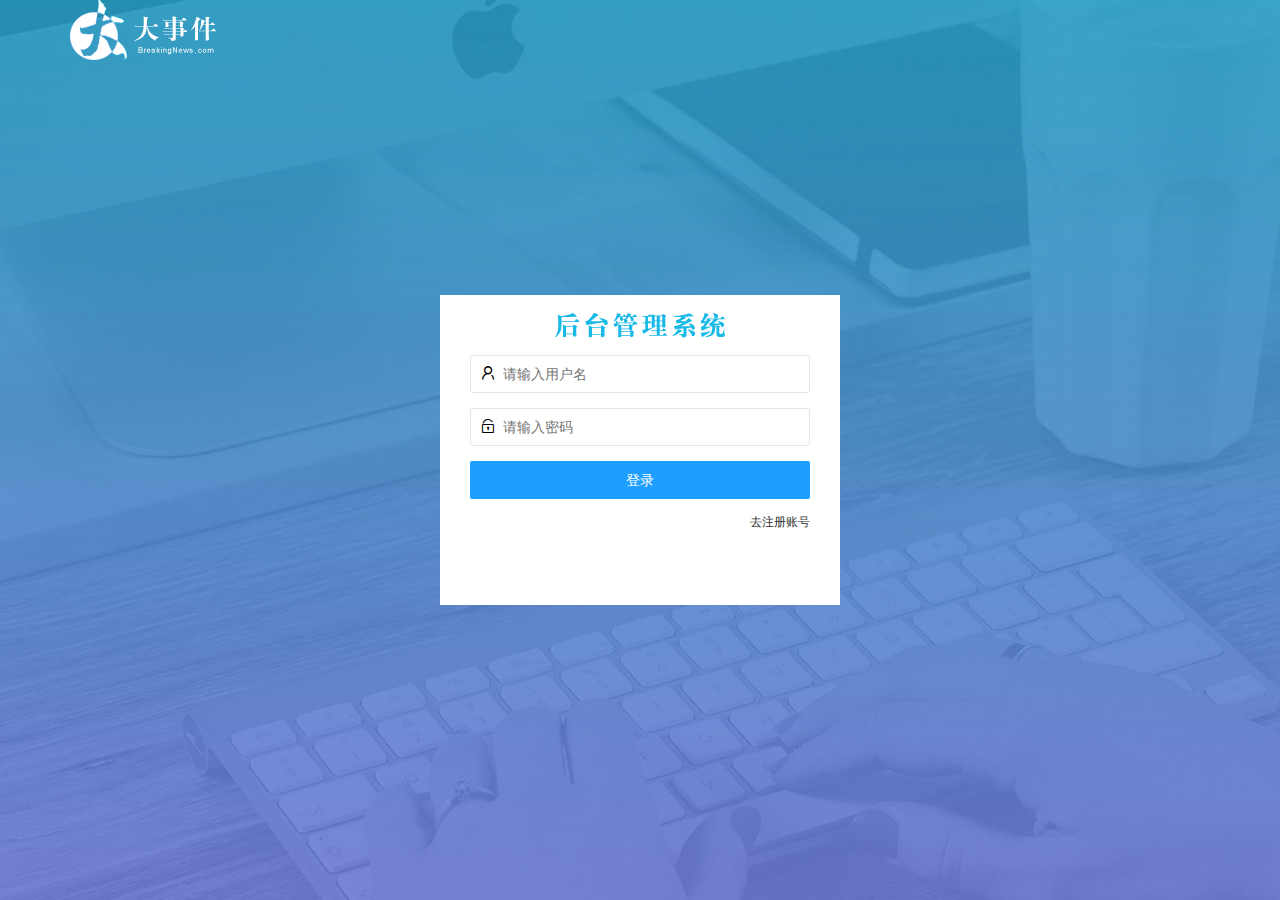
<file: login.html>
<!DOCTYPE html>
<html lang="en">
  <head>
    <meta charset="UTF-8" />
    <meta http-equiv="X-UA-Compatible" content="IE=edge" />
    <meta name="viewport" content="width=device-width, initial-scale=1.0" />
    <title>大事件-登录</title>
    <!-- 导入 LayUI 样式 -->
    <link rel="stylesheet" href="/assets/lib/layui/css/layui.css" />
    <!-- 导入自定义样式 -->
    <link rel="stylesheet" href="/assets/css/login.css" />
  </head>
  <body>
    <!-- 头部 logo 区域 -->
    <div class="layui-main">
      <img src="/assets/images/logo.png" alt="" />
    </div>

    <!-- 登录注册区域 -->
    <div class="loginAndRegBox">
      <!-- 登录标题 -->
      <div class="title-box"></div>
      <!-- 登录 -->
      <div class="login-box">
        <form class="layui-form" id="form_login">
          <!-- 用户名 -->
          <div class="layui-form-item">
            <i class="layui-icon layui-icon-username"></i>
            <input
              type="text"
              name="username"
              required
              lay-verify="required"
              placeholder="请输入用户名"
              autocomplete="off"
              class="layui-input"
            />
          </div>

          <!-- 密码 -->
          <div class="layui-form-item">
            <i class="layui-icon layui-icon-password"></i>
            <input
              type="password"
              name="password"
              required
              lay-verify="required"
              placeholder="请输入密码"
              autocomplete="off"
              class="layui-input"
            />
          </div>

          <!-- 登录按钮 -->
          <div class="layui-form-item">
            <!-- 注意：表单提交按钮和普通按钮的区别，就是 lay-submit 属性 -->
            <button class="layui-btn layui-btn-normal layui-btn-fluid" lay-submit>登录</button>
          </div>
          <div class="layui-form-item link">
            <a href="javascript:;" id="link_reg">去注册账号</a>
          </div>
        </form>
      </div>
      <!-- 注册 -->
      <div class="reg-box">
        <form class="layui-form" id="form_reg">
          <!-- 用户名 -->
          <div class="layui-form-item">
            <i class="layui-icon layui-icon-username"></i>
            <input
              type="text"
              name="username"
              required
              lay-verify="required"
              placeholder="请输入用户名"
              autocomplete="off"
              class="layui-input"
            />
          </div>

          <!-- 密码 -->
          <div class="layui-form-item">
            <i class="layui-icon layui-icon-password"></i>
            <input
              type="password"
              name="password"
              required
              lay-verify="required|pwd"
              placeholder="请输入密码"
              autocomplete="off"
              class="layui-input"
            />
          </div>

          <!-- 确认密码 -->
          <div class="layui-form-item">
            <i class="layui-icon layui-icon-password"></i>
            <input
              type="password"
              name="repassword"
              required
              lay-verify="required|pw|repwd"
              placeholder="再次确认密码"
              autocomplete="off"
              class="layui-input"
            />
          </div>

          <!-- 注册按钮 -->
          <div class="layui-form-item">
            <!-- 注意：表单提交按钮和普通按钮的区别，就是 lay-submit 属性 -->
            <button class="layui-btn layui-btn-normal layui-btn-fluid" lay-submit>注册</button>
          </div>
          <div class="layui-form-item link">
            <a href="javascript:;" id="link_login">去登录</a>
          </div>
        </form>
      </div>
    </div>
    <script src="/assets/lib/layui/layui.all.js"></script>
    <script src="/assets/lib/jquery.js"></script>
    <script src="/assets/js/baseApi.js"></script>
    <script src="/assets/js/login.js"></script>
  </body>
</html>
</file>
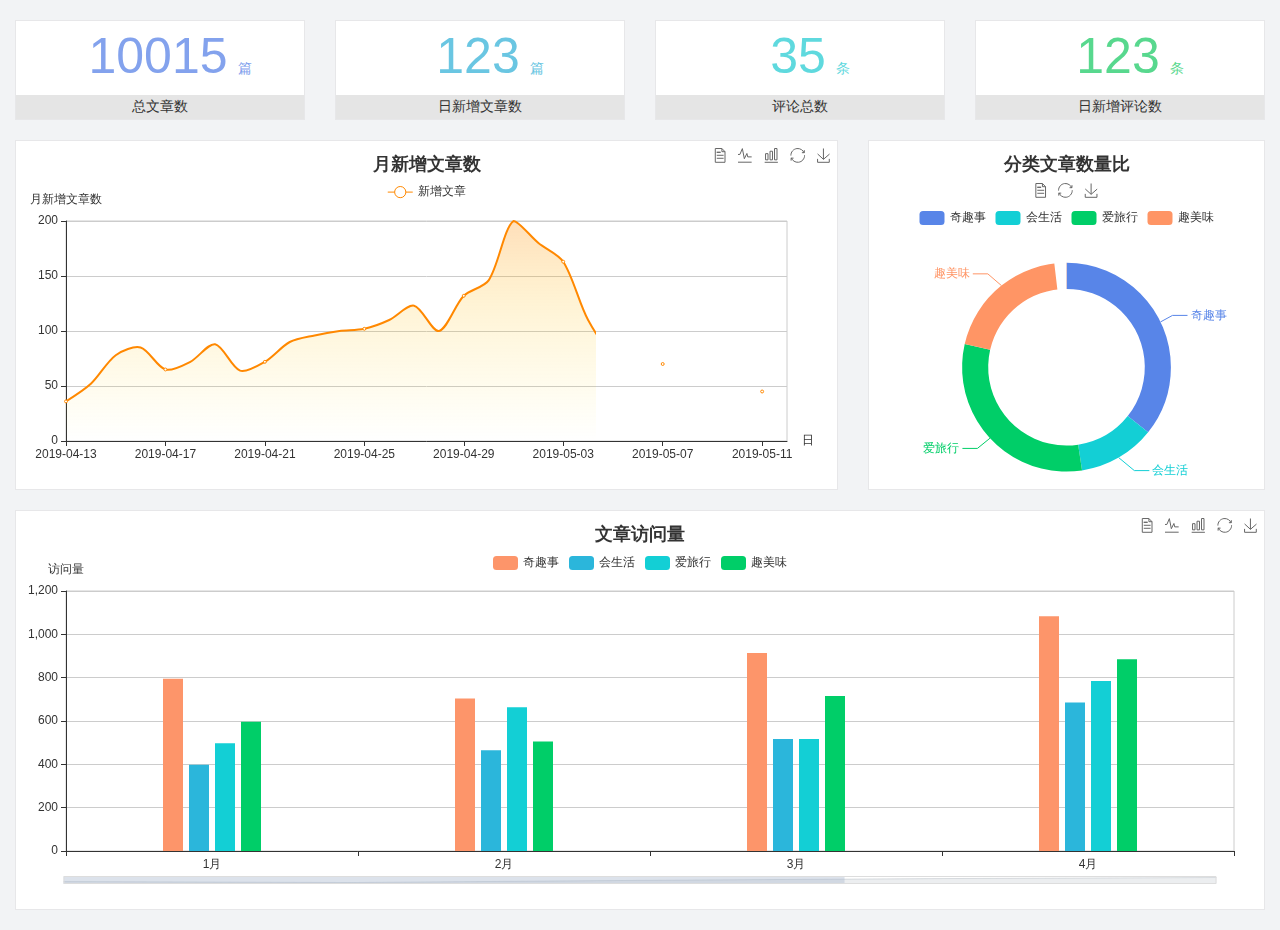
<file: home/dashboard.html>
<!DOCTYPE html>
<html lang="en">

<head>
  <meta charset="UTF-8">
  <meta name="viewport" content="width=device-width, initial-scale=1.0">
  <meta http-equiv="X-UA-Compatible" content="ie=edge">
  <title>图表统计</title>
  <link rel="stylesheet" href="../../assets/lib/bootstrap.css" />
  <link rel="stylesheet" href="../../assets/lib/main.css" />
  <script src="../../assets/lib/jquery.js"></script>
  <script type="text/javascript" src="../../assets/lib/echarts.min.js"></script>
</head>

<body>
  <div class="container-fluid">
    <div class="row spannel_list">
      <div class="col-sm-3 col-xs-6">
        <div class="spannel">
          <em>10015</em><span>篇</span>
          <b>总文章数</b>
        </div>
      </div>
      <div class="col-sm-3 col-xs-6">
        <div class="spannel scolor01">
          <em>123</em><span>篇</span>
          <b>日新增文章数</b>
        </div>
      </div>
      <div class="col-sm-3 col-xs-6">
        <div class="spannel scolor02">
          <em>35</em><span>条</span>
          <b>评论总数</b>
        </div>
      </div>
      <div class="col-sm-3 col-xs-6">
        <div class="spannel scolor03">
          <em>123</em><span>条</span>
          <b>日新增评论数</b>
        </div>
      </div>
    </div>
  </div>

  <div class="container-fluid">
    <div class="row curve-pie">
      <div class="col-lg-8 col-md-8">
        <div class="gragh_pannel" id="curve_show"></div>
      </div>
      <div class="col-lg-4 col-md-4">
        <div class="gragh_pannel" id="pie_show"></div>
      </div>
    </div>
  </div>

  <div class="container-fluid">
    <div class="column_pannel" id="column_show"></div>
  </div>

  <script>
    var oChart = echarts.init(document.getElementById('curve_show'));
    var aList_all = [
      { 'count': 36, 'date': '2019-04-13' },
      { 'count': 52, 'date': '2019-04-14' },
      { 'count': 78, 'date': '2019-04-15' },
      { 'count': 85, 'date': '2019-04-16' },
      { 'count': 65, 'date': '2019-04-17' },
      { 'count': 72, 'date': '2019-04-18' },
      { 'count': 88, 'date': '2019-04-19' },
      { 'count': 64, 'date': '2019-04-20' },
      { 'count': 72, 'date': '2019-04-21' },
      { 'count': 90, 'date': '2019-04-22' },
      { 'count': 96, 'date': '2019-04-23' },
      { 'count': 100, 'date': '2019-04-24' },
      { 'count': 102, 'date': '2019-04-25' },
      { 'count': 110, 'date': '2019-04-26' },
      { 'count': 123, 'date': '2019-04-27' },
      { 'count': 100, 'date': '2019-04-28' },
      { 'count': 132, 'date': '2019-04-29' },
      { 'count': 146, 'date': '2019-04-30' },
      { 'count': 200, 'date': '2019-05-01' },
      { 'count': 180, 'date': '2019-05-02' },
      { 'count': 163, 'date': '2019-05-03' },
      { 'count': 110, 'date': '2019-05-04' },
      { 'count': 80, 'date': '2019-05-05' },
      { 'count': 82, 'date': '2019-05-06' },
      { 'count': 70, 'date': '2019-05-07' },
      { 'count': 65, 'date': '2019-05-08' },
      { 'count': 54, 'date': '2019-05-09' },
      { 'count': 40, 'date': '2019-05-10' },
      { 'count': 45, 'date': '2019-05-11' },
      { 'count': 38, 'date': '2019-05-12' },
    ];

    let aCount = [];
    let aDate = [];

    for (var i = 0; i < aList_all.length; i++) {
      aCount.push(aList_all[i].count);
      aDate.push(aList_all[i].date);
    }

    var chartopt = {
      title: {
        text: '月新增文章数',
        left: 'center',
        top: '10'
      },
      tooltip: {
        trigger: 'axis'
      },
      legend: {
        data: ['新增文章'],
        top: '40'
      },
      toolbox: {
        show: true,
        feature: {
          mark: { show: true },
          dataView: { show: true, readOnly: false },
          magicType: { show: true, type: ['line', 'bar'] },
          restore: { show: true },
          saveAsImage: { show: true }
        }
      },
      calculable: true,
      xAxis: [
        {
          name: '日',
          type: 'category',
          boundaryGap: false,
          data: aDate
        }
      ],
      yAxis: [
        {
          name: '月新增文章数',
          type: 'value'
        }
      ],
      series: [
        {
          name: '新增文章',
          type: 'line',
          smooth: true,
          itemStyle: { normal: { areaStyle: { type: 'default' }, color: '#f80' }, lineStyle: { color: '#f80' } },
          data: aCount
        }],
      areaStyle: {
        normal: {
          color: new echarts.graphic.LinearGradient(0, 0, 0, 1, [{
            offset: 0,
            color: 'rgba(255,136,0,0.39)'
          }, {
            offset: .34,
            color: 'rgba(255,180,0,0.25)'
          }, {
            offset: 1,
            color: 'rgba(255,222,0,0.00)'
          }])

        }
      },
      grid: {
        show: true,
        x: 50,
        x2: 50,
        y: 80,
        height: 220
      }
    };

    oChart.setOption(chartopt);


    var oPie = echarts.init(document.getElementById('pie_show'));
    var oPieopt =
    {
      title: {
        top: 10,
        text: '分类文章数量比',
        x: 'center'
      },
      tooltip: {
        trigger: 'item',
        formatter: "{a} <br/>{b} : {c} ({d}%)"
      },
      color: ['#5885e8', '#13cfd5', '#00ce68', '#ff9565'],
      legend: {
        x: 'center',
        top: 65,
        data: ['奇趣事', '会生活', '爱旅行', '趣美味']
      },
      toolbox: {
        show: true,
        x: 'center',
        top: 35,
        feature: {
          mark: { show: true },
          dataView: { show: true, readOnly: false },
          magicType: {
            show: true,
            type: ['pie', 'funnel'],
            option: {
              funnel: {
                x: '25%',
                width: '50%',
                funnelAlign: 'left',
                max: 1548
              }
            }
          },
          restore: { show: true },
          saveAsImage: { show: true }
        }
      },
      calculable: true,
      series: [
        {
          name: '访问来源',
          type: 'pie',
          radius: ['45%', '60%'],
          center: ['50%', '65%'],
          data: [
            { value: 300, name: '奇趣事' },
            { value: 100, name: '会生活' },
            { value: 260, name: '爱旅行' },
            { value: 180, name: '趣美味' }
          ]
        }
      ]
    };
    oPie.setOption(oPieopt);



    var oColumn = this.echarts.init(document.getElementById('column_show'));
    var oColumnopt =
    {
      title: {
        text: '文章访问量',
        left: 'center',
        top: '10'
      },
      tooltip: {
        trigger: 'axis'
      },
      legend: {
        data: ['奇趣事', '会生活', '爱旅行', '趣美味'],
        top: '40'
      },
      toolbox: {
        show: true,
        feature: {
          mark: { show: true },
          dataView: { show: true, readOnly: false },
          magicType: { show: true, type: ['line', 'bar'] },
          restore: { show: true },
          saveAsImage: { show: true }
        }
      },
      calculable: true,
      xAxis: [
        {
          type: 'category',
          data: ['1月', '2月', '3月', '4月', '5月']
        }
      ],
      yAxis: [
        {
          name: '访问量',
          type: 'value'
        }
      ],
      series: [
        {
          name: '奇趣事',
          type: 'bar',
          barWidth: 20,
          itemStyle: {
            normal: { areaStyle: { type: 'default' }, color: '#fd956a' }
          },
          data: [800, 708, 920, 1090, 1200]
        },
        {
          name: '会生活',
          type: 'bar',
          barWidth: 20,
          itemStyle: {
            normal: { areaStyle: { type: 'default' }, color: '#2bb6db' }
          },
          data: [400, 468, 520, 690, 800]
        },
        {
          name: '爱旅行',
          type: 'bar',
          barWidth: 20,
          itemStyle: {
            normal: { areaStyle: { type: 'default' }, color: '#13cfd5' }
          },
          data: [500, 668, 520, 790, 900]
        },
        {
          name: '趣美味',
          type: 'bar',
          barWidth: 20,
          itemStyle: {
            normal: { areaStyle: { type: 'default' }, color: '#00ce68' }
          },
          data: [600, 508, 720, 890, 1000]
        }
      ],
      grid: {
        show: true,
        x: 50,
        x2: 30,
        y: 80,
        height: 260
      },
      dataZoom: [//给x轴设置滚动条
        {
          start: 0,//默认为0
          end: 100 - 1000 / 31,//默认为100
          type: 'slider',
          show: true,
          xAxisIndex: [0],
          handleSize: 0,//滑动条的 左右2个滑动条的大小
          height: 8,//组件高度
          left: 45, //左边的距离
          right: 50,//右边的距离
          bottom: 26,//右边的距离
          handleColor: '#ddd',//h滑动图标的颜色
          handleStyle: {
            borderColor: "#cacaca",
            borderWidth: "1",
            shadowBlur: 2,
            background: "#ddd",
            shadowColor: "#ddd",
          }
        }]
    };
    oColumn.setOption(oColumnopt);
  </script>
</body>

</html>
</file>
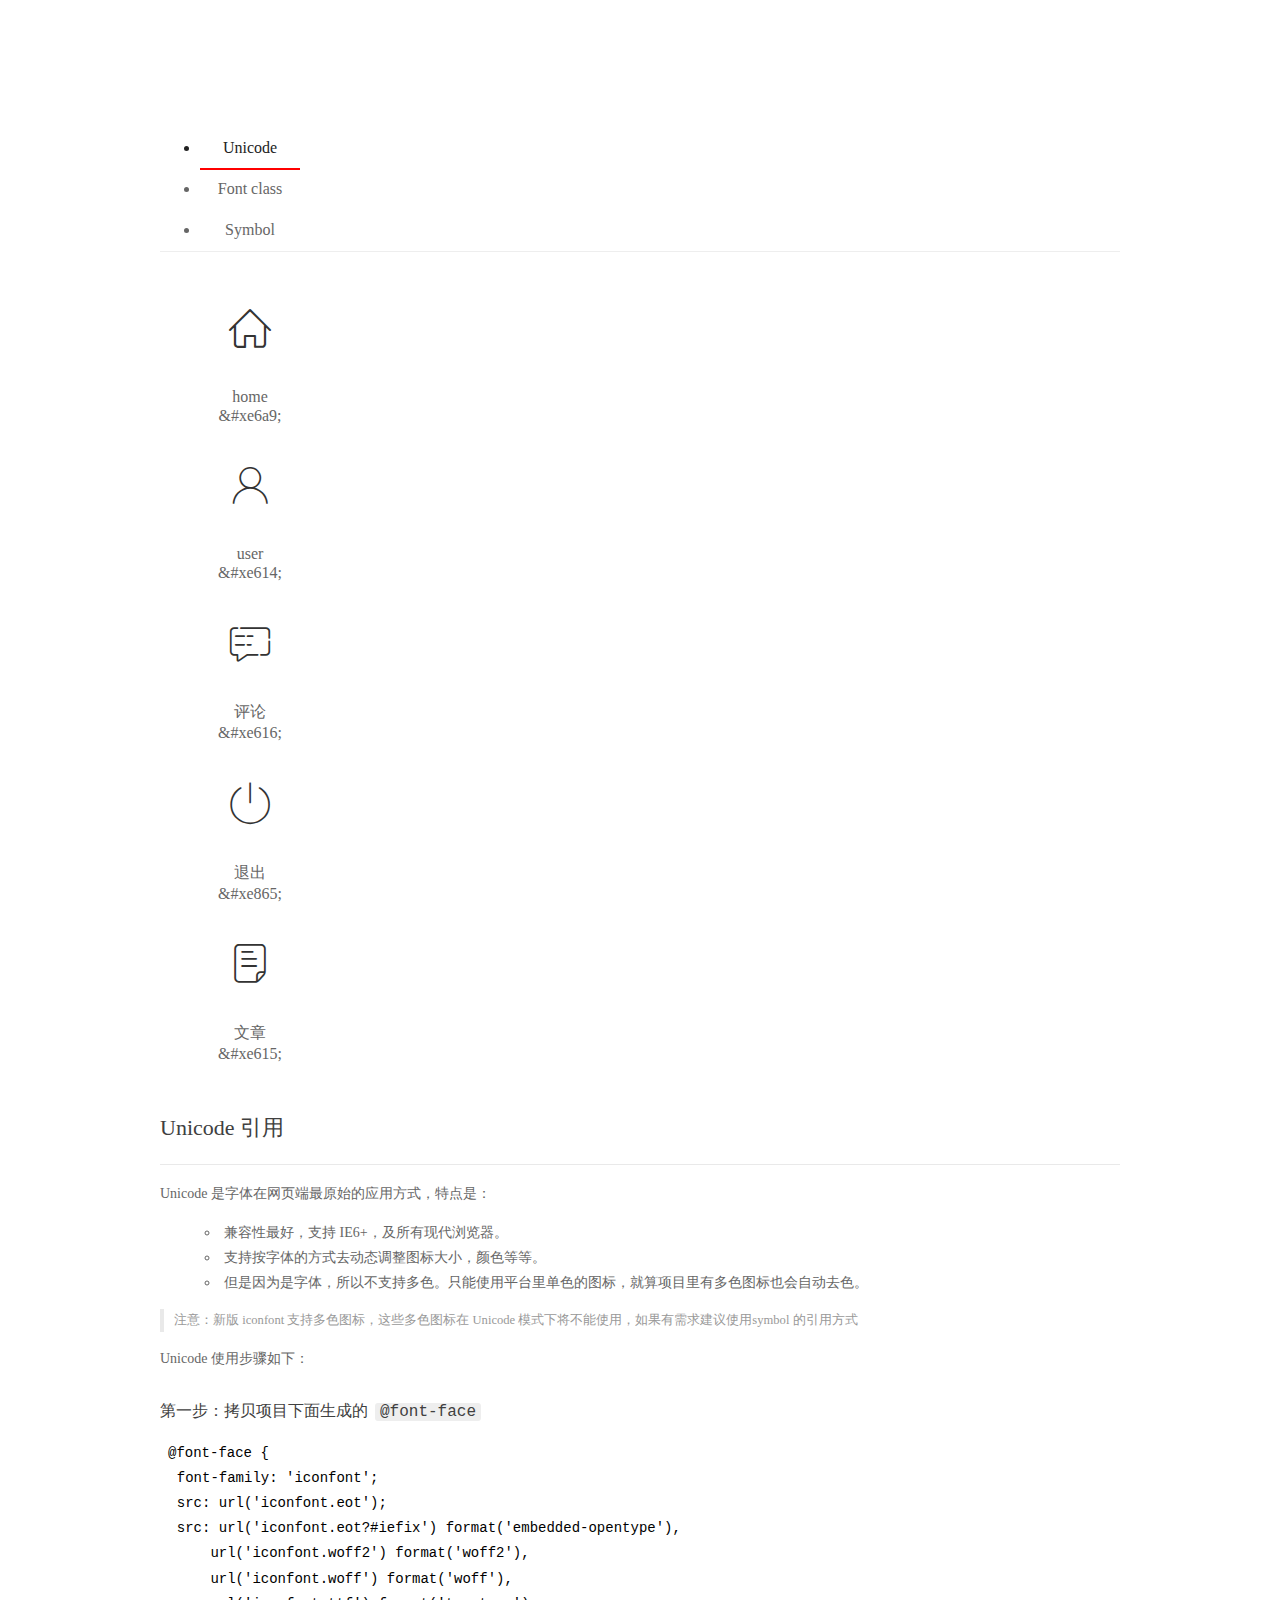
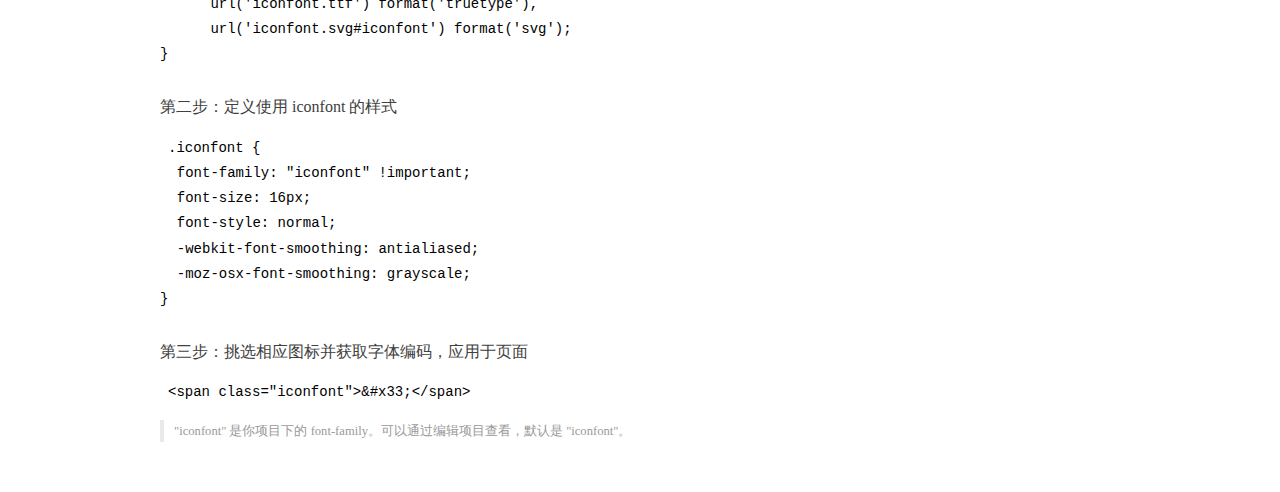
<file: assets/fonts/demo_index.html>
<!DOCTYPE html>
<html>
<head>
  <meta charset="utf-8"/>
  <title>IconFont Demo</title>
  <link rel="shortcut icon" href="https://gtms04.alicdn.com/tps/i4/TB1_oz6GVXXXXaFXpXXJDFnIXXX-64-64.ico" type="image/x-icon"/>
  <link rel="stylesheet" href="https://g.alicdn.com/thx/cube/1.3.2/cube.min.css">
  <link rel="stylesheet" href="demo.css">
  <link rel="stylesheet" href="iconfont.css">
  <script src="iconfont.js"></script>
  <!-- jQuery -->
  <script src="https://a1.alicdn.com/oss/uploads/2018/12/26/7bfddb60-08e8-11e9-9b04-53e73bb6408b.js"></script>
  <!-- 代码高亮 -->
  <script src="https://a1.alicdn.com/oss/uploads/2018/12/26/a3f714d0-08e6-11e9-8a15-ebf944d7534c.js"></script>
</head>
<body>
  <div class="main">
    <h1 class="logo"><a href="https://www.iconfont.cn/" title="iconfont 首页" target="_blank">&#xe86b;</a></h1>
    <div class="nav-tabs">
      <ul id="tabs" class="dib-box">
        <li class="dib active"><span>Unicode</span></li>
        <li class="dib"><span>Font class</span></li>
        <li class="dib"><span>Symbol</span></li>
      </ul>
      
    </div>
    <div class="tab-container">
      <div class="content unicode" style="display: block;">
          <ul class="icon_lists dib-box">
          
            <li class="dib">
              <span class="icon iconfont">&#xe6a9;</span>
                <div class="name">home</div>
                <div class="code-name">&amp;#xe6a9;</div>
              </li>
          
            <li class="dib">
              <span class="icon iconfont">&#xe614;</span>
                <div class="name">user</div>
                <div class="code-name">&amp;#xe614;</div>
              </li>
          
            <li class="dib">
              <span class="icon iconfont">&#xe616;</span>
                <div class="name">评论</div>
                <div class="code-name">&amp;#xe616;</div>
              </li>
          
            <li class="dib">
              <span class="icon iconfont">&#xe865;</span>
                <div class="name">退出</div>
                <div class="code-name">&amp;#xe865;</div>
              </li>
          
            <li class="dib">
              <span class="icon iconfont">&#xe615;</span>
                <div class="name">文章</div>
                <div class="code-name">&amp;#xe615;</div>
              </li>
          
          </ul>
          <div class="article markdown">
          <h2 id="unicode-">Unicode 引用</h2>
          <hr>

          <p>Unicode 是字体在网页端最原始的应用方式，特点是：</p>
          <ul>
            <li>兼容性最好，支持 IE6+，及所有现代浏览器。</li>
            <li>支持按字体的方式去动态调整图标大小，颜色等等。</li>
            <li>但是因为是字体，所以不支持多色。只能使用平台里单色的图标，就算项目里有多色图标也会自动去色。</li>
          </ul>
          <blockquote>
            <p>注意：新版 iconfont 支持多色图标，这些多色图标在 Unicode 模式下将不能使用，如果有需求建议使用symbol 的引用方式</p>
          </blockquote>
          <p>Unicode 使用步骤如下：</p>
          <h3 id="-font-face">第一步：拷贝项目下面生成的 <code>@font-face</code></h3>
<pre><code class="language-css"
>@font-face {
  font-family: 'iconfont';
  src: url('iconfont.eot');
  src: url('iconfont.eot?#iefix') format('embedded-opentype'),
      url('iconfont.woff2') format('woff2'),
      url('iconfont.woff') format('woff'),
      url('iconfont.ttf') format('truetype'),
      url('iconfont.svg#iconfont') format('svg');
}
</code></pre>
          <h3 id="-iconfont-">第二步：定义使用 iconfont 的样式</h3>
<pre><code class="language-css"
>.iconfont {
  font-family: "iconfont" !important;
  font-size: 16px;
  font-style: normal;
  -webkit-font-smoothing: antialiased;
  -moz-osx-font-smoothing: grayscale;
}
</code></pre>
          <h3 id="-">第三步：挑选相应图标并获取字体编码，应用于页面</h3>
<pre>
<code class="language-html"
>&lt;span class="iconfont"&gt;&amp;#x33;&lt;/span&gt;
</code></pre>
          <blockquote>
            <p>"iconfont" 是你项目下的 font-family。可以通过编辑项目查看，默认是 "iconfont"。</p>
          </blockquote>
          </div>
      </div>
      <div class="content font-class">
        <ul class="icon_lists dib-box">
          
          <li class="dib">
            <span class="icon iconfont icon-home"></span>
            <div class="name">
              home
            </div>
            <div class="code-name">.icon-home
            </div>
          </li>
          
          <li class="dib">
            <span class="icon iconfont icon-user"></span>
            <div class="name">
              user
            </div>
            <div class="code-name">.icon-user
            </div>
          </li>
          
          <li class="dib">
            <span class="icon iconfont icon-pinglun"></span>
            <div class="name">
              评论
            </div>
            <div class="code-name">.icon-pinglun
            </div>
          </li>
          
          <li class="dib">
            <span class="icon iconfont icon-tuichu"></span>
            <div class="name">
              退出
            </div>
            <div class="code-name">.icon-tuichu
            </div>
          </li>
          
          <li class="dib">
            <span class="icon iconfont icon-16"></span>
            <div class="name">
              文章
            </div>
            <div class="code-name">.icon-16
            </div>
          </li>
          
        </ul>
        <div class="article markdown">
        <h2 id="font-class-">font-class 引用</h2>
        <hr>

        <p>font-class 是 Unicode 使用方式的一种变种，主要是解决 Unicode 书写不直观，语意不明确的问题。</p>
        <p>与 Unicode 使用方式相比，具有如下特点：</p>
        <ul>
          <li>兼容性良好，支持 IE8+，及所有现代浏览器。</li>
          <li>相比于 Unicode 语意明确，书写更直观。可以很容易分辨这个 icon 是什么。</li>
          <li>因为使用 class 来定义图标，所以当要替换图标时，只需要修改 class 里面的 Unicode 引用。</li>
          <li>不过因为本质上还是使用的字体，所以多色图标还是不支持的。</li>
        </ul>
        <p>使用步骤如下：</p>
        <h3 id="-fontclass-">第一步：引入项目下面生成的 fontclass 代码：</h3>
<pre><code class="language-html">&lt;link rel="stylesheet" href="./iconfont.css"&gt;
</code></pre>
        <h3 id="-">第二步：挑选相应图标并获取类名，应用于页面：</h3>
<pre><code class="language-html">&lt;span class="iconfont icon-xxx"&gt;&lt;/span&gt;
</code></pre>
        <blockquote>
          <p>"
            iconfont" 是你项目下的 font-family。可以通过编辑项目查看，默认是 "iconfont"。</p>
        </blockquote>
      </div>
      </div>
      <div class="content symbol">
          <ul class="icon_lists dib-box">
          
            <li class="dib">
                <svg class="icon svg-icon" aria-hidden="true">
                  <use xlink:href="#icon-home"></use>
                </svg>
                <div class="name">home</div>
                <div class="code-name">#icon-home</div>
            </li>
          
            <li class="dib">
                <svg class="icon svg-icon" aria-hidden="true">
                  <use xlink:href="#icon-user"></use>
                </svg>
                <div class="name">user</div>
                <div class="code-name">#icon-user</div>
            </li>
          
            <li class="dib">
                <svg class="icon svg-icon" aria-hidden="true">
                  <use xlink:href="#icon-pinglun"></use>
                </svg>
                <div class="name">评论</div>
                <div class="code-name">#icon-pinglun</div>
            </li>
          
            <li class="dib">
                <svg class="icon svg-icon" aria-hidden="true">
                  <use xlink:href="#icon-tuichu"></use>
                </svg>
                <div class="name">退出</div>
                <div class="code-name">#icon-tuichu</div>
            </li>
          
            <li class="dib">
                <svg class="icon svg-icon" aria-hidden="true">
                  <use xlink:href="#icon-16"></use>
                </svg>
                <div class="name">文章</div>
                <div class="code-name">#icon-16</div>
            </li>
          
          </ul>
          <div class="article markdown">
          <h2 id="symbol-">Symbol 引用</h2>
          <hr>

          <p>这是一种全新的使用方式，应该说这才是未来的主流，也是平台目前推荐的用法。相关介绍可以参考这篇<a href="">文章</a>
            这种用法其实是做了一个 SVG 的集合，与另外两种相比具有如下特点：</p>
          <ul>
            <li>支持多色图标了，不再受单色限制。</li>
            <li>通过一些技巧，支持像字体那样，通过 <code>font-size</code>, <code>color</code> 来调整样式。</li>
            <li>兼容性较差，支持 IE9+，及现代浏览器。</li>
            <li>浏览器渲染 SVG 的性能一般，还不如 png。</li>
          </ul>
          <p>使用步骤如下：</p>
          <h3 id="-symbol-">第一步：引入项目下面生成的 symbol 代码：</h3>
<pre><code class="language-html">&lt;script src="./iconfont.js"&gt;&lt;/script&gt;
</code></pre>
          <h3 id="-css-">第二步：加入通用 CSS 代码（引入一次就行）：</h3>
<pre><code class="language-html">&lt;style&gt;
.icon {
  width: 1em;
  height: 1em;
  vertical-align: -0.15em;
  fill: currentColor;
  overflow: hidden;
}
&lt;/style&gt;
</code></pre>
          <h3 id="-">第三步：挑选相应图标并获取类名，应用于页面：</h3>
<pre><code class="language-html">&lt;svg class="icon" aria-hidden="true"&gt;
  &lt;use xlink:href="#icon-xxx"&gt;&lt;/use&gt;
&lt;/svg&gt;
</code></pre>
          </div>
      </div>

    </div>
  </div>
  <script>
  $(document).ready(function () {
      $('.tab-container .content:first').show()

      $('#tabs li').click(function (e) {
        var tabContent = $('.tab-container .content')
        var index = $(this).index()

        if ($(this).hasClass('active')) {
          return
        } else {
          $('#tabs li').removeClass('active')
          $(this).addClass('active')

          tabContent.hide().eq(index).fadeIn()
        }
      })
    })
  </script>
</body>
</html>
</file>
<file: assets/lib/layui/css/layui.css>
/** layui-v2.5.5 MIT License By https://www.layui.com */
 .layui-inline,img{display:inline-block;vertical-align:middle}h1,h2,h3,h4,h5,h6{font-weight:400}.layui-edge,.layui-header,.layui-inline,.layui-main{position:relative}.layui-body,.layui-edge,.layui-elip{overflow:hidden}.layui-btn,.layui-edge,.layui-inline,img{vertical-align:middle}.layui-btn,.layui-disabled,.layui-icon,.layui-unselect{-moz-user-select:none;-webkit-user-select:none;-ms-user-select:none}.layui-elip,.layui-form-checkbox span,.layui-form-pane .layui-form-label{text-overflow:ellipsis;white-space:nowrap}.layui-breadcrumb,.layui-tree-btnGroup{visibility:hidden}blockquote,body,button,dd,div,dl,dt,form,h1,h2,h3,h4,h5,h6,input,li,ol,p,pre,td,textarea,th,ul{margin:0;padding:0;-webkit-tap-highlight-color:rgba(0,0,0,0)}a:active,a:hover{outline:0}img{border:none}li{list-style:none}table{border-collapse:collapse;border-spacing:0}h4,h5,h6{font-size:100%}button,input,optgroup,option,select,textarea{font-family:inherit;font-size:inherit;font-style:inherit;font-weight:inherit;outline:0}pre{white-space:pre-wrap;white-space:-moz-pre-wrap;white-space:-pre-wrap;white-space:-o-pre-wrap;word-wrap:break-word}body{line-height:24px;font:14px Helvetica Neue,Helvetica,PingFang SC,Tahoma,Arial,sans-serif}hr{height:1px;margin:10px 0;border:0;clear:both}a{color:#333;text-decoration:none}a:hover{color:#777}a cite{font-style:normal;*cursor:pointer}.layui-border-box,.layui-border-box *{box-sizing:border-box}.layui-box,.layui-box *{box-sizing:content-box}.layui-clear{clear:both;*zoom:1}.layui-clear:after{content:'\20';clear:both;*zoom:1;display:block;height:0}.layui-inline{*display:inline;*zoom:1}.layui-edge{display:inline-block;width:0;height:0;border-width:6px;border-style:dashed;border-color:transparent}.layui-edge-top{top:-4px;border-bottom-color:#999;border-bottom-style:solid}.layui-edge-right{border-left-color:#999;border-left-style:solid}.layui-edge-bottom{top:2px;border-top-color:#999;border-top-style:solid}.layui-edge-left{border-right-color:#999;border-right-style:solid}.layui-disabled,.layui-disabled:hover{color:#d2d2d2!important;cursor:not-allowed!important}.layui-circle{border-radius:100%}.layui-show{display:block!important}.layui-hide{display:none!important}@font-face{font-family:layui-icon;src:url(../font/iconfont.eot?v=250);src:url(../font/iconfont.eot?v=250#iefix) format('embedded-opentype'),url(../font/iconfont.woff2?v=250) format('woff2'),url(../font/iconfont.woff?v=250) format('woff'),url(../font/iconfont.ttf?v=250) format('truetype'),url(../font/iconfont.svg?v=250#layui-icon) format('svg')}.layui-icon{font-family:layui-icon!important;font-size:16px;font-style:normal;-webkit-font-smoothing:antialiased;-moz-osx-font-smoothing:grayscale}.layui-icon-reply-fill:before{content:"\e611"}.layui-icon-set-fill:before{content:"\e614"}.layui-icon-menu-fill:before{content:"\e60f"}.layui-icon-search:before{content:"\e615"}.layui-icon-share:before{content:"\e641"}.layui-icon-set-sm:before{content:"\e620"}.layui-icon-engine:before{content:"\e628"}.layui-icon-close:before{content:"\1006"}.layui-icon-close-fill:before{content:"\1007"}.layui-icon-chart-screen:before{content:"\e629"}.layui-icon-star:before{content:"\e600"}.layui-icon-circle-dot:before{content:"\e617"}.layui-icon-chat:before{content:"\e606"}.layui-icon-release:before{content:"\e609"}.layui-icon-list:before{content:"\e60a"}.layui-icon-chart:before{content:"\e62c"}.layui-icon-ok-circle:before{content:"\1005"}.layui-icon-layim-theme:before{content:"\e61b"}.layui-icon-table:before{content:"\e62d"}.layui-icon-right:before{content:"\e602"}.layui-icon-left:before{content:"\e603"}.layui-icon-cart-simple:before{content:"\e698"}.layui-icon-face-cry:before{content:"\e69c"}.layui-icon-face-smile:before{content:"\e6af"}.layui-icon-survey:before{content:"\e6b2"}.layui-icon-tree:before{content:"\e62e"}.layui-icon-upload-circle:before{content:"\e62f"}.layui-icon-add-circle:before{content:"\e61f"}.layui-icon-download-circle:before{content:"\e601"}.layui-icon-templeate-1:before{content:"\e630"}.layui-icon-util:before{content:"\e631"}.layui-icon-face-surprised:before{content:"\e664"}.layui-icon-edit:before{content:"\e642"}.layui-icon-speaker:before{content:"\e645"}.layui-icon-down:before{content:"\e61a"}.layui-icon-file:before{content:"\e621"}.layui-icon-layouts:before{content:"\e632"}.layui-icon-rate-half:before{content:"\e6c9"}.layui-icon-add-circle-fine:before{content:"\e608"}.layui-icon-prev-circle:before{content:"\e633"}.layui-icon-read:before{content:"\e705"}.layui-icon-404:before{content:"\e61c"}.layui-icon-carousel:before{content:"\e634"}.layui-icon-help:before{content:"\e607"}.layui-icon-code-circle:before{content:"\e635"}.layui-icon-water:before{content:"\e636"}.layui-icon-username:before{content:"\e66f"}.layui-icon-find-fill:before{content:"\e670"}.layui-icon-about:before{content:"\e60b"}.layui-icon-location:before{content:"\e715"}.layui-icon-up:before{content:"\e619"}.layui-icon-pause:before{content:"\e651"}.layui-icon-date:before{content:"\e637"}.layui-icon-layim-uploadfile:before{content:"\e61d"}.layui-icon-delete:before{content:"\e640"}.layui-icon-play:before{content:"\e652"}.layui-icon-top:before{content:"\e604"}.layui-icon-friends:before{content:"\e612"}.layui-icon-refresh-3:before{content:"\e9aa"}.layui-icon-ok:before{content:"\e605"}.layui-icon-layer:before{content:"\e638"}.layui-icon-face-smile-fine:before{content:"\e60c"}.layui-icon-dollar:before{content:"\e659"}.layui-icon-group:before{content:"\e613"}.layui-icon-layim-download:before{content:"\e61e"}.layui-icon-picture-fine:before{content:"\e60d"}.layui-icon-link:before{content:"\e64c"}.layui-icon-diamond:before{content:"\e735"}.layui-icon-log:before{content:"\e60e"}.layui-icon-rate-solid:before{content:"\e67a"}.layui-icon-fonts-del:before{content:"\e64f"}.layui-icon-unlink:before{content:"\e64d"}.layui-icon-fonts-clear:before{content:"\e639"}.layui-icon-triangle-r:before{content:"\e623"}.layui-icon-circle:before{content:"\e63f"}.layui-icon-radio:before{content:"\e643"}.layui-icon-align-center:before{content:"\e647"}.layui-icon-align-right:before{content:"\e648"}.layui-icon-align-left:before{content:"\e649"}.layui-icon-loading-1:before{content:"\e63e"}.layui-icon-return:before{content:"\e65c"}.layui-icon-fonts-strong:before{content:"\e62b"}.layui-icon-upload:before{content:"\e67c"}.layui-icon-dialogue:before{content:"\e63a"}.layui-icon-video:before{content:"\e6ed"}.layui-icon-headset:before{content:"\e6fc"}.layui-icon-cellphone-fine:before{content:"\e63b"}.layui-icon-add-1:before{content:"\e654"}.layui-icon-face-smile-b:before{content:"\e650"}.layui-icon-fonts-html:before{content:"\e64b"}.layui-icon-form:before{content:"\e63c"}.layui-icon-cart:before{content:"\e657"}.layui-icon-camera-fill:before{content:"\e65d"}.layui-icon-tabs:before{content:"\e62a"}.layui-icon-fonts-code:before{content:"\e64e"}.layui-icon-fire:before{content:"\e756"}.layui-icon-set:before{content:"\e716"}.layui-icon-fonts-u:before{content:"\e646"}.layui-icon-triangle-d:before{content:"\e625"}.layui-icon-tips:before{content:"\e702"}.layui-icon-picture:before{content:"\e64a"}.layui-icon-more-vertical:before{content:"\e671"}.layui-icon-flag:before{content:"\e66c"}.layui-icon-loading:before{content:"\e63d"}.layui-icon-fonts-i:before{content:"\e644"}.layui-icon-refresh-1:before{content:"\e666"}.layui-icon-rmb:before{content:"\e65e"}.layui-icon-home:before{content:"\e68e"}.layui-icon-user:before{content:"\e770"}.layui-icon-notice:before{content:"\e667"}.layui-icon-login-weibo:before{content:"\e675"}.layui-icon-voice:before{content:"\e688"}.layui-icon-upload-drag:before{content:"\e681"}.layui-icon-login-qq:before{content:"\e676"}.layui-icon-snowflake:before{content:"\e6b1"}.layui-icon-file-b:before{content:"\e655"}.layui-icon-template:before{content:"\e663"}.layui-icon-auz:before{content:"\e672"}.layui-icon-console:before{content:"\e665"}.layui-icon-app:before{content:"\e653"}.layui-icon-prev:before{content:"\e65a"}.layui-icon-website:before{content:"\e7ae"}.layui-icon-next:before{content:"\e65b"}.layui-icon-component:before{content:"\e857"}.layui-icon-more:before{content:"\e65f"}.layui-icon-login-wechat:before{content:"\e677"}.layui-icon-shrink-right:before{content:"\e668"}.layui-icon-spread-left:before{content:"\e66b"}.layui-icon-camera:before{content:"\e660"}.layui-icon-note:before{content:"\e66e"}.layui-icon-refresh:before{content:"\e669"}.layui-icon-female:before{content:"\e661"}.layui-icon-male:before{content:"\e662"}.layui-icon-password:before{content:"\e673"}.layui-icon-senior:before{content:"\e674"}.layui-icon-theme:before{content:"\e66a"}.layui-icon-tread:before{content:"\e6c5"}.layui-icon-praise:before{content:"\e6c6"}.layui-icon-star-fill:before{content:"\e658"}.layui-icon-rate:before{content:"\e67b"}.layui-icon-template-1:before{content:"\e656"}.layui-icon-vercode:before{content:"\e679"}.layui-icon-cellphone:before{content:"\e678"}.layui-icon-screen-full:before{content:"\e622"}.layui-icon-screen-restore:before{content:"\e758"}.layui-icon-cols:before{content:"\e610"}.layui-icon-export:before{content:"\e67d"}.layui-icon-print:before{content:"\e66d"}.layui-icon-slider:before{content:"\e714"}.layui-icon-addition:before{content:"\e624"}.layui-icon-subtraction:before{content:"\e67e"}.layui-icon-service:before{content:"\e626"}.layui-icon-transfer:before{content:"\e691"}.layui-main{width:1140px;margin:0 auto}.layui-header{z-index:1000;height:60px}.layui-header a:hover{transition:all .5s;-webkit-transition:all .5s}.layui-side{position:fixed;left:0;top:0;bottom:0;z-index:999;width:200px;overflow-x:hidden}.layui-side-scroll{position:relative;width:220px;height:100%;overflow-x:hidden}.layui-body{position:absolute;left:200px;right:0;top:0;bottom:0;z-index:998;width:auto;overflow-y:auto;box-sizing:border-box}.layui-layout-body{overflow:hidden}.layui-layout-admin .layui-header{background-color:#23262E}.layui-layout-admin .layui-side{top:60px;width:200px;overflow-x:hidden}.layui-layout-admin .layui-body{position:fixed;top:60px;bottom:44px}.layui-layout-admin .layui-main{width:auto;margin:0 15px}.layui-layout-admin .layui-footer{position:fixed;left:200px;right:0;bottom:0;height:44px;line-height:44px;padding:0 15px;background-color:#eee}.layui-layout-admin .layui-logo{position:absolute;left:0;top:0;width:200px;height:100%;line-height:60px;text-align:center;color:#009688;font-size:16px}.layui-layout-admin .layui-header .layui-nav{background:0 0}.layui-layout-left{position:absolute!important;left:200px;top:0}.layui-layout-right{position:absolute!important;right:0;top:0}.layui-container{position:relative;margin:0 auto;padding:0 15px;box-sizing:border-box}.layui-fluid{position:relative;margin:0 auto;padding:0 15px}.layui-row:after,.layui-row:before{content:'';display:block;clear:both}.layui-col-lg1,.layui-col-lg10,.layui-col-lg11,.layui-col-lg12,.layui-col-lg2,.layui-col-lg3,.layui-col-lg4,.layui-col-lg5,.layui-col-lg6,.layui-col-lg7,.layui-col-lg8,.layui-col-lg9,.layui-col-md1,.layui-col-md10,.layui-col-md11,.layui-col-md12,.layui-col-md2,.layui-col-md3,.layui-col-md4,.layui-col-md5,.layui-col-md6,.layui-col-md7,.layui-col-md8,.layui-col-md9,.layui-col-sm1,.layui-col-sm10,.layui-col-sm11,.layui-col-sm12,.layui-col-sm2,.layui-col-sm3,.layui-col-sm4,.layui-col-sm5,.layui-col-sm6,.layui-col-sm7,.layui-col-sm8,.layui-col-sm9,.layui-col-xs1,.layui-col-xs10,.layui-col-xs11,.layui-col-xs12,.layui-col-xs2,.layui-col-xs3,.layui-col-xs4,.layui-col-xs5,.layui-col-xs6,.layui-col-xs7,.layui-col-xs8,.layui-col-xs9{position:relative;display:block;box-sizing:border-box}.layui-col-xs1,.layui-col-xs10,.layui-col-xs11,.layui-col-xs12,.layui-col-xs2,.layui-col-xs3,.layui-col-xs4,.layui-col-xs5,.layui-col-xs6,.layui-col-xs7,.layui-col-xs8,.layui-col-xs9{float:left}.layui-col-xs1{width:8.33333333%}.layui-col-xs2{width:16.66666667%}.layui-col-xs3{width:25%}.layui-col-xs4{width:33.33333333%}.layui-col-xs5{width:41.66666667%}.layui-col-xs6{width:50%}.layui-col-xs7{width:58.33333333%}.layui-col-xs8{width:66.66666667%}.layui-col-xs9{width:75%}.layui-col-xs10{width:83.33333333%}.layui-col-xs11{width:91.66666667%}.layui-col-xs12{width:100%}.layui-col-xs-offset1{margin-left:8.33333333%}.layui-col-xs-offset2{margin-left:16.66666667%}.layui-col-xs-offset3{margin-left:25%}.layui-col-xs-offset4{margin-left:33.33333333%}.layui-col-xs-offset5{margin-left:41.66666667%}.layui-col-xs-offset6{margin-left:50%}.layui-col-xs-offset7{margin-left:58.33333333%}.layui-col-xs-offset8{margin-left:66.66666667%}.layui-col-xs-offset9{margin-left:75%}.layui-col-xs-offset10{margin-left:83.33333333%}.layui-col-xs-offset11{margin-left:91.66666667%}.layui-col-xs-offset12{margin-left:100%}@media screen and (max-width:768px){.layui-hide-xs{display:none!important}.layui-show-xs-block{display:block!important}.layui-show-xs-inline{display:inline!important}.layui-show-xs-inline-block{display:inline-block!important}}@media screen and (min-width:768px){.layui-container{width:750px}.layui-hide-sm{display:none!important}.layui-show-sm-block{display:block!important}.layui-show-sm-inline{display:inline!important}.layui-show-sm-inline-block{display:inline-block!important}.layui-col-sm1,.layui-col-sm10,.layui-col-sm11,.layui-col-sm12,.layui-col-sm2,.layui-col-sm3,.layui-col-sm4,.layui-col-sm5,.layui-col-sm6,.layui-col-sm7,.layui-col-sm8,.layui-col-sm9{float:left}.layui-col-sm1{width:8.33333333%}.layui-col-sm2{width:16.66666667%}.layui-col-sm3{width:25%}.layui-col-sm4{width:33.33333333%}.layui-col-sm5{width:41.66666667%}.layui-col-sm6{width:50%}.layui-col-sm7{width:58.33333333%}.layui-col-sm8{width:66.66666667%}.layui-col-sm9{width:75%}.layui-col-sm10{width:83.33333333%}.layui-col-sm11{width:91.66666667%}.layui-col-sm12{width:100%}.layui-col-sm-offset1{margin-left:8.33333333%}.layui-col-sm-offset2{margin-left:16.66666667%}.layui-col-sm-offset3{margin-left:25%}.layui-col-sm-offset4{margin-left:33.33333333%}.layui-col-sm-offset5{margin-left:41.66666667%}.layui-col-sm-offset6{margin-left:50%}.layui-col-sm-offset7{margin-left:58.33333333%}.layui-col-sm-offset8{margin-left:66.66666667%}.layui-col-sm-offset9{margin-left:75%}.layui-col-sm-offset10{margin-left:83.33333333%}.layui-col-sm-offset11{margin-left:91.66666667%}.layui-col-sm-offset12{margin-left:100%}}@media screen and (min-width:992px){.layui-container{width:970px}.layui-hide-md{display:none!important}.layui-show-md-block{display:block!important}.layui-show-md-inline{display:inline!important}.layui-show-md-inline-block{display:inline-block!important}.layui-col-md1,.layui-col-md10,.layui-col-md11,.layui-col-md12,.layui-col-md2,.layui-col-md3,.layui-col-md4,.layui-col-md5,.layui-col-md6,.layui-col-md7,.layui-col-md8,.layui-col-md9{float:left}.layui-col-md1{width:8.33333333%}.layui-col-md2{width:16.66666667%}.layui-col-md3{width:25%}.layui-col-md4{width:33.33333333%}.layui-col-md5{width:41.66666667%}.layui-col-md6{width:50%}.layui-col-md7{width:58.33333333%}.layui-col-md8{width:66.66666667%}.layui-col-md9{width:75%}.layui-col-md10{width:83.33333333%}.layui-col-md11{width:91.66666667%}.layui-col-md12{width:100%}.layui-col-md-offset1{margin-left:8.33333333%}.layui-col-md-offset2{margin-left:16.66666667%}.layui-col-md-offset3{margin-left:25%}.layui-col-md-offset4{margin-left:33.33333333%}.layui-col-md-offset5{margin-left:41.66666667%}.layui-col-md-offset6{margin-left:50%}.layui-col-md-offset7{margin-left:58.33333333%}.layui-col-md-offset8{margin-left:66.66666667%}.layui-col-md-offset9{margin-left:75%}.layui-col-md-offset10{margin-left:83.33333333%}.layui-col-md-offset11{margin-left:91.66666667%}.layui-col-md-offset12{margin-left:100%}}@media screen and (min-width:1200px){.layui-container{width:1170px}.layui-hide-lg{display:none!important}.layui-show-lg-block{display:block!important}.layui-show-lg-inline{display:inline!important}.layui-show-lg-inline-block{display:inline-block!important}.layui-col-lg1,.layui-col-lg10,.layui-col-lg11,.layui-col-lg12,.layui-col-lg2,.layui-col-lg3,.layui-col-lg4,.layui-col-lg5,.layui-col-lg6,.layui-col-lg7,.layui-col-lg8,.layui-col-lg9{float:left}.layui-col-lg1{width:8.33333333%}.layui-col-lg2{width:16.66666667%}.layui-col-lg3{width:25%}.layui-col-lg4{width:33.33333333%}.layui-col-lg5{width:41.66666667%}.layui-col-lg6{width:50%}.layui-col-lg7{width:58.33333333%}.layui-col-lg8{width:66.66666667%}.layui-col-lg9{width:75%}.layui-col-lg10{width:83.33333333%}.layui-col-lg11{width:91.66666667%}.layui-col-lg12{width:100%}.layui-col-lg-offset1{margin-left:8.33333333%}.layui-col-lg-offset2{margin-left:16.66666667%}.layui-col-lg-offset3{margin-left:25%}.layui-col-lg-offset4{margin-left:33.33333333%}.layui-col-lg-offset5{margin-left:41.66666667%}.layui-col-lg-offset6{margin-left:50%}.layui-col-lg-offset7{margin-left:58.33333333%}.layui-col-lg-offset8{margin-left:66.66666667%}.layui-col-lg-offset9{margin-left:75%}.layui-col-lg-offset10{margin-left:83.33333333%}.layui-col-lg-offset11{margin-left:91.66666667%}.layui-col-lg-offset12{margin-left:100%}}.layui-col-space1{margin:-.5px}.layui-col-space1>*{padding:.5px}.layui-col-space3{margin:-1.5px}.layui-col-space3>*{padding:1.5px}.layui-col-space5{margin:-2.5px}.layui-col-space5>*{padding:2.5px}.layui-col-space8{margin:-3.5px}.layui-col-space8>*{padding:3.5px}.layui-col-space10{margin:-5px}.layui-col-space10>*{padding:5px}.layui-col-space12{margin:-6px}.layui-col-space12>*{padding:6px}.layui-col-space15{margin:-7.5px}.layui-col-space15>*{padding:7.5px}.layui-col-space18{margin:-9px}.layui-col-space18>*{padding:9px}.layui-col-space20{margin:-10px}.layui-col-space20>*{padding:10px}.layui-col-space22{margin:-11px}.layui-col-space22>*{padding:11px}.layui-col-space25{margin:-12.5px}.layui-col-space25>*{padding:12.5px}.layui-col-space30{margin:-15px}.layui-col-space30>*{padding:15px}.layui-btn,.layui-input,.layui-select,.layui-textarea,.layui-upload-button{outline:0;-webkit-appearance:none;transition:all .3s;-webkit-transition:all .3s;box-sizing:border-box}.layui-elem-quote{margin-bottom:10px;padding:15px;line-height:22px;border-left:5px solid #009688;border-radius:0 2px 2px 0;background-color:#f2f2f2}.layui-quote-nm{border-style:solid;border-width:1px 1px 1px 5px;background:0 0}.layui-elem-field{margin-bottom:10px;padding:0;border-width:1px;border-style:solid}.layui-elem-field legend{margin-left:20px;padding:0 10px;font-size:20px;font-weight:300}.layui-field-title{margin:10px 0 20px;border-width:1px 0 0}.layui-field-box{padding:10px 15px}.layui-field-title .layui-field-box{padding:10px 0}.layui-progress{position:relative;height:6px;border-radius:20px;background-color:#e2e2e2}.layui-progress-bar{position:absolute;left:0;top:0;width:0;max-width:100%;height:6px;border-radius:20px;text-align:right;background-color:#5FB878;transition:all .3s;-webkit-transition:all .3s}.layui-progress-big,.layui-progress-big .layui-progress-bar{height:18px;line-height:18px}.layui-progress-text{position:relative;top:-20px;line-height:18px;font-size:12px;color:#666}.layui-progress-big .layui-progress-text{position:static;padding:0 10px;color:#fff}.layui-collapse{border-width:1px;border-style:solid;border-radius:2px}.layui-colla-content,.layui-colla-item{border-top-width:1px;border-top-style:solid}.layui-colla-item:first-child{border-top:none}.layui-colla-title{position:relative;height:42px;line-height:42px;padding:0 15px 0 35px;color:#333;background-color:#f2f2f2;cursor:pointer;font-size:14px;overflow:hidden}.layui-colla-content{display:none;padding:10px 15px;line-height:22px;color:#666}.layui-colla-icon{position:absolute;left:15px;top:0;font-size:14px}.layui-card{margin-bottom:15px;border-radius:2px;background-color:#fff;box-shadow:0 1px 2px 0 rgba(0,0,0,.05)}.layui-card:last-child{margin-bottom:0}.layui-card-header{position:relative;height:42px;line-height:42px;padding:0 15px;border-bottom:1px solid #f6f6f6;color:#333;border-radius:2px 2px 0 0;font-size:14px}.layui-bg-black,.layui-bg-blue,.layui-bg-cyan,.layui-bg-green,.layui-bg-orange,.layui-bg-red{color:#fff!important}.layui-card-body{position:relative;padding:10px 15px;line-height:24px}.layui-card-body[pad15]{padding:15px}.layui-card-body[pad20]{padding:20px}.layui-card-body .layui-table{margin:5px 0}.layui-card .layui-tab{margin:0}.layui-panel-window{position:relative;padding:15px;border-radius:0;border-top:5px solid #E6E6E6;background-color:#fff}.layui-auxiliar-moving{position:fixed;left:0;right:0;top:0;bottom:0;width:100%;height:100%;background:0 0;z-index:9999999999}.layui-form-label,.layui-form-mid,.layui-form-select,.layui-input-block,.layui-input-inline,.layui-textarea{position:relative}.layui-bg-red{background-color:#FF5722!important}.layui-bg-orange{background-color:#FFB800!important}.layui-bg-green{background-color:#009688!important}.layui-bg-cyan{background-color:#2F4056!important}.layui-bg-blue{background-color:#1E9FFF!important}.layui-bg-black{background-color:#393D49!important}.layui-bg-gray{background-color:#eee!important;color:#666!important}.layui-badge-rim,.layui-colla-content,.layui-colla-item,.layui-collapse,.layui-elem-field,.layui-form-pane .layui-form-item[pane],.layui-form-pane .layui-form-label,.layui-input,.layui-layedit,.layui-layedit-tool,.layui-quote-nm,.layui-select,.layui-tab-bar,.layui-tab-card,.layui-tab-title,.layui-tab-title .layui-this:after,.layui-textarea{border-color:#e6e6e6}.layui-timeline-item:before,hr{background-color:#e6e6e6}.layui-text{line-height:22px;font-size:14px;color:#666}.layui-text h1,.layui-text h2,.layui-text h3{font-weight:500;color:#333}.layui-text h1{font-size:30px}.layui-text h2{font-size:24px}.layui-text h3{font-size:18px}.layui-text a:not(.layui-btn){color:#01AAED}.layui-text a:not(.layui-btn):hover{text-decoration:underline}.layui-text ul{padding:5px 0 5px 15px}.layui-text ul li{margin-top:5px;list-style-type:disc}.layui-text em,.layui-word-aux{color:#999!important;padding:0 5px!important}.layui-btn{display:inline-block;height:38px;line-height:38px;padding:0 18px;background-color:#009688;color:#fff;white-space:nowrap;text-align:center;font-size:14px;border:none;border-radius:2px;cursor:pointer}.layui-btn:hover{opacity:.8;filter:alpha(opacity=80);color:#fff}.layui-btn:active{opacity:1;filter:alpha(opacity=100)}.layui-btn+.layui-btn{margin-left:10px}.layui-btn-container{font-size:0}.layui-btn-container .layui-btn{margin-right:10px;margin-bottom:10px}.layui-btn-container .layui-btn+.layui-btn{margin-left:0}.layui-table .layui-btn-container .layui-btn{margin-bottom:9px}.layui-btn-radius{border-radius:100px}.layui-btn .layui-icon{margin-right:3px;font-size:18px;vertical-align:bottom;vertical-align:middle\9}.layui-btn-primary{border:1px solid #C9C9C9;background-color:#fff;color:#555}.layui-btn-primary:hover{border-color:#009688;color:#333}.layui-btn-normal{background-color:#1E9FFF}.layui-btn-warm{background-color:#FFB800}.layui-btn-danger{background-color:#FF5722}.layui-btn-checked{background-color:#5FB878}.layui-btn-disabled,.layui-btn-disabled:active,.layui-btn-disabled:hover{border:1px solid #e6e6e6;background-color:#FBFBFB;color:#C9C9C9;cursor:not-allowed;opacity:1}.layui-btn-lg{height:44px;line-height:44px;padding:0 25px;font-size:16px}.layui-btn-sm{height:30px;line-height:30px;padding:0 10px;font-size:12px}.layui-btn-sm i{font-size:16px!important}.layui-btn-xs{height:22px;line-height:22px;padding:0 5px;font-size:12px}.layui-btn-xs i{font-size:14px!important}.layui-btn-group{display:inline-block;vertical-align:middle;font-size:0}.layui-btn-group .layui-btn{margin-left:0!important;margin-right:0!important;border-left:1px solid rgba(255,255,255,.5);border-radius:0}.layui-btn-group .layui-btn-primary{border-left:none}.layui-btn-group .layui-btn-primary:hover{border-color:#C9C9C9;color:#009688}.layui-btn-group .layui-btn:first-child{border-left:none;border-radius:2px 0 0 2px}.layui-btn-group .layui-btn-primary:first-child{border-left:1px solid #c9c9c9}.layui-btn-group .layui-btn:last-child{border-radius:0 2px 2px 0}.layui-btn-group .layui-btn+.layui-btn{margin-left:0}.layui-btn-group+.layui-btn-group{margin-left:10px}.layui-btn-fluid{width:100%}.layui-input,.layui-select,.layui-textarea{height:38px;line-height:1.3;line-height:38px\9;border-width:1px;border-style:solid;background-color:#fff;border-radius:2px}.layui-input::-webkit-input-placeholder,.layui-select::-webkit-input-placeholder,.layui-textarea::-webkit-input-placeholder{line-height:1.3}.layui-input,.layui-textarea{display:block;width:100%;padding-left:10px}.layui-input:hover,.layui-textarea:hover{border-color:#D2D2D2!important}.layui-input:focus,.layui-textarea:focus{border-color:#C9C9C9!important}.layui-textarea{min-height:100px;height:auto;line-height:20px;padding:6px 10px;resize:vertical}.layui-select{padding:0 10px}.layui-form input[type=checkbox],.layui-form input[type=radio],.layui-form select{display:none}.layui-form [lay-ignore]{display:initial}.layui-form-item{margin-bottom:15px;clear:both;*zoom:1}.layui-form-item:after{content:'\20';clear:both;*zoom:1;display:block;height:0}.layui-form-label{float:left;display:block;padding:9px 15px;width:80px;font-weight:400;line-height:20px;text-align:right}.layui-form-label-col{display:block;float:none;padding:9px 0;line-height:20px;text-align:left}.layui-form-item .layui-inline{margin-bottom:5px;margin-right:10px}.layui-input-block{margin-left:110px;min-height:36px}.layui-input-inline{display:inline-block;vertical-align:middle}.layui-form-item .layui-input-inline{float:left;width:190px;margin-right:10px}.layui-form-text .layui-input-inline{width:auto}.layui-form-mid{float:left;display:block;padding:9px 0!important;line-height:20px;margin-right:10px}.layui-form-danger+.layui-form-select .layui-input,.layui-form-danger:focus{border-color:#FF5722!important}.layui-form-select .layui-input{padding-right:30px;cursor:pointer}.layui-form-select .layui-edge{position:absolute;right:10px;top:50%;margin-top:-3px;cursor:pointer;border-width:6px;border-top-color:#c2c2c2;border-top-style:solid;transition:all .3s;-webkit-transition:all .3s}.layui-form-select dl{display:none;position:absolute;left:0;top:42px;padding:5px 0;z-index:899;min-width:100%;border:1px solid #d2d2d2;max-height:300px;overflow-y:auto;background-color:#fff;border-radius:2px;box-shadow:0 2px 4px rgba(0,0,0,.12);box-sizing:border-box}.layui-form-select dl dd,.layui-form-select dl dt{padding:0 10px;line-height:36px;white-space:nowrap;overflow:hidden;text-overflow:ellipsis}.layui-form-select dl dt{font-size:12px;color:#999}.layui-form-select dl dd{cursor:pointer}.layui-form-select dl dd:hover{background-color:#f2f2f2;-webkit-transition:.5s all;transition:.5s all}.layui-form-select .layui-select-group dd{padding-left:20px}.layui-form-select dl dd.layui-select-tips{padding-left:10px!important;color:#999}.layui-form-select dl dd.layui-this{background-color:#5FB878;color:#fff}.layui-form-checkbox,.layui-form-select dl dd.layui-disabled{background-color:#fff}.layui-form-selected dl{display:block}.layui-form-checkbox,.layui-form-checkbox *,.layui-form-switch{display:inline-block;vertical-align:middle}.layui-form-selected .layui-edge{margin-top:-9px;-webkit-transform:rotate(180deg);transform:rotate(180deg);margin-top:-3px\9}:root .layui-form-selected .layui-edge{margin-top:-9px\0/IE9}.layui-form-selectup dl{top:auto;bottom:42px}.layui-select-none{margin:5px 0;text-align:center;color:#999}.layui-select-disabled .layui-disabled{border-color:#eee!important}.layui-select-disabled .layui-edge{border-top-color:#d2d2d2}.layui-form-checkbox{position:relative;height:30px;line-height:30px;margin-right:10px;padding-right:30px;cursor:pointer;font-size:0;-webkit-transition:.1s linear;transition:.1s linear;box-sizing:border-box}.layui-form-checkbox span{padding:0 10px;height:100%;font-size:14px;border-radius:2px 0 0 2px;background-color:#d2d2d2;color:#fff;overflow:hidden}.layui-form-checkbox:hover span{background-color:#c2c2c2}.layui-form-checkbox i{position:absolute;right:0;top:0;width:30px;height:28px;border:1px solid #d2d2d2;border-left:none;border-radius:0 2px 2px 0;color:#fff;font-size:20px;text-align:center}.layui-form-checkbox:hover i{border-color:#c2c2c2;color:#c2c2c2}.layui-form-checked,.layui-form-checked:hover{border-color:#5FB878}.layui-form-checked span,.layui-form-checked:hover span{background-color:#5FB878}.layui-form-checked i,.layui-form-checked:hover i{color:#5FB878}.layui-form-item .layui-form-checkbox{margin-top:4px}.layui-form-checkbox[lay-skin=primary]{height:auto!important;line-height:normal!important;min-width:18px;min-height:18px;border:none!important;margin-right:0;padding-left:28px;padding-right:0;background:0 0}.layui-form-checkbox[lay-skin=primary] span{padding-left:0;padding-right:15px;line-height:18px;background:0 0;color:#666}.layui-form-checkbox[lay-skin=primary] i{right:auto;left:0;width:16px;height:16px;line-height:16px;border:1px solid #d2d2d2;font-size:12px;border-radius:2px;background-color:#fff;-webkit-transition:.1s linear;transition:.1s linear}.layui-form-checkbox[lay-skin=primary]:hover i{border-color:#5FB878;color:#fff}.layui-form-checked[lay-skin=primary] i{border-color:#5FB878!important;background-color:#5FB878;color:#fff}.layui-checkbox-disbaled[lay-skin=primary] span{background:0 0!important;color:#c2c2c2}.layui-checkbox-disbaled[lay-skin=primary]:hover i{border-color:#d2d2d2}.layui-form-item .layui-form-checkbox[lay-skin=primary]{margin-top:10px}.layui-form-switch{position:relative;height:22px;line-height:22px;min-width:35px;padding:0 5px;margin-top:8px;border:1px solid #d2d2d2;border-radius:20px;cursor:pointer;background-color:#fff;-webkit-transition:.1s linear;transition:.1s linear}.layui-form-switch i{position:absolute;left:5px;top:3px;width:16px;height:16px;border-radius:20px;background-color:#d2d2d2;-webkit-transition:.1s linear;transition:.1s linear}.layui-form-switch em{position:relative;top:0;width:25px;margin-left:21px;padding:0!important;text-align:center!important;color:#999!important;font-style:normal!important;font-size:12px}.layui-form-onswitch{border-color:#5FB878;background-color:#5FB878}.layui-checkbox-disbaled,.layui-checkbox-disbaled i{border-color:#e2e2e2!important}.layui-form-onswitch i{left:100%;margin-left:-21px;background-color:#fff}.layui-form-onswitch em{margin-left:5px;margin-right:21px;color:#fff!important}.layui-checkbox-disbaled span{background-color:#e2e2e2!important}.layui-checkbox-disbaled:hover i{color:#fff!important}[lay-radio]{display:none}.layui-form-radio,.layui-form-radio *{display:inline-block;vertical-align:middle}.layui-form-radio{line-height:28px;margin:6px 10px 0 0;padding-right:10px;cursor:pointer;font-size:0}.layui-form-radio *{font-size:14px}.layui-form-radio>i{margin-right:8px;font-size:22px;color:#c2c2c2}.layui-form-radio>i:hover,.layui-form-radioed>i{color:#5FB878}.layui-radio-disbaled>i{color:#e2e2e2!important}.layui-form-pane .layui-form-label{width:110px;padding:8px 15px;height:38px;line-height:20px;border-width:1px;border-style:solid;border-radius:2px 0 0 2px;text-align:center;background-color:#FBFBFB;overflow:hidden;box-sizing:border-box}.layui-form-pane .layui-input-inline{margin-left:-1px}.layui-form-pane .layui-input-block{margin-left:110px;left:-1px}.layui-form-pane .layui-input{border-radius:0 2px 2px 0}.layui-form-pane .layui-form-text .layui-form-label{float:none;width:100%;border-radius:2px;box-sizing:border-box;text-align:left}.layui-form-pane .layui-form-text .layui-input-inline{display:block;margin:0;top:-1px;clear:both}.layui-form-pane .layui-form-text .layui-input-block{margin:0;left:0;top:-1px}.layui-form-pane .layui-form-text .layui-textarea{min-height:100px;border-radius:0 0 2px 2px}.layui-form-pane .layui-form-checkbox{margin:4px 0 4px 10px}.layui-form-pane .layui-form-radio,.layui-form-pane .layui-form-switch{margin-top:6px;margin-left:10px}.layui-form-pane .layui-form-item[pane]{position:relative;border-width:1px;border-style:solid}.layui-form-pane .layui-form-item[pane] .layui-form-label{position:absolute;left:0;top:0;height:100%;border-width:0 1px 0 0}.layui-form-pane .layui-form-item[pane] .layui-input-inline{margin-left:110px}@media screen and (max-width:450px){.layui-form-item .layui-form-label{text-overflow:ellipsis;overflow:hidden;white-space:nowrap}.layui-form-item .layui-inline{display:block;margin-right:0;margin-bottom:20px;clear:both}.layui-form-item .layui-inline:after{content:'\20';clear:both;display:block;height:0}.layui-form-item .layui-input-inline{display:block;float:none;left:-3px;width:auto;margin:0 0 10px 112px}.layui-form-item .layui-input-inline+.layui-form-mid{margin-left:110px;top:-5px;padding:0}.layui-form-item .layui-form-checkbox{margin-right:5px;margin-bottom:5px}}.layui-layedit{border-width:1px;border-style:solid;border-radius:2px}.layui-layedit-tool{padding:3px 5px;border-bottom-width:1px;border-bottom-style:solid;font-size:0}.layedit-tool-fixed{position:fixed;top:0;border-top:1px solid #e2e2e2}.layui-layedit-tool .layedit-tool-mid,.layui-layedit-tool .layui-icon{display:inline-block;vertical-align:middle;text-align:center;font-size:14px}.layui-layedit-tool .layui-icon{position:relative;width:32px;height:30px;line-height:30px;margin:3px 5px;color:#777;cursor:pointer;border-radius:2px}.layui-layedit-tool .layui-icon:hover{color:#393D49}.layui-layedit-tool .layui-icon:active{color:#000}.layui-layedit-tool .layedit-tool-active{background-color:#e2e2e2;color:#000}.layui-layedit-tool .layui-disabled,.layui-layedit-tool .layui-disabled:hover{color:#d2d2d2;cursor:not-allowed}.layui-layedit-tool .layedit-tool-mid{width:1px;height:18px;margin:0 10px;background-color:#d2d2d2}.layedit-tool-html{width:50px!important;font-size:30px!important}.layedit-tool-b,.layedit-tool-code,.layedit-tool-help{font-size:16px!important}.layedit-tool-d,.layedit-tool-face,.layedit-tool-image,.layedit-tool-unlink{font-size:18px!important}.layedit-tool-image input{position:absolute;font-size:0;left:0;top:0;width:100%;height:100%;opacity:.01;filter:Alpha(opacity=1);cursor:pointer}.layui-layedit-iframe iframe{display:block;width:100%}#LAY_layedit_code{overflow:hidden}.layui-laypage{display:inline-block;*display:inline;*zoom:1;vertical-align:middle;margin:10px 0;font-size:0}.layui-laypage>a:first-child,.layui-laypage>a:first-child em{border-radius:2px 0 0 2px}.layui-laypage>a:last-child,.layui-laypage>a:last-child em{border-radius:0 2px 2px 0}.layui-laypage>:first-child{margin-left:0!important}.layui-laypage>:last-child{margin-right:0!important}.layui-laypage a,.layui-laypage button,.layui-laypage input,.layui-laypage select,.layui-laypage span{border:1px solid #e2e2e2}.layui-laypage a,.layui-laypage span{display:inline-block;*display:inline;*zoom:1;vertical-align:middle;padding:0 15px;height:28px;line-height:28px;margin:0 -1px 5px 0;background-color:#fff;color:#333;font-size:12px}.layui-flow-more a *,.layui-laypage input,.layui-table-view select[lay-ignore]{display:inline-block}.layui-laypage a:hover{color:#009688}.layui-laypage em{font-style:normal}.layui-laypage .layui-laypage-spr{color:#999;font-weight:700}.layui-laypage a{text-decoration:none}.layui-laypage .layui-laypage-curr{position:relative}.layui-laypage .layui-laypage-curr em{position:relative;color:#fff}.layui-laypage .layui-laypage-curr .layui-laypage-em{position:absolute;left:-1px;top:-1px;padding:1px;width:100%;height:100%;background-color:#009688}.layui-laypage-em{border-radius:2px}.layui-laypage-next em,.layui-laypage-prev em{font-family:Sim sun;font-size:16px}.layui-laypage .layui-laypage-count,.layui-laypage .layui-laypage-limits,.layui-laypage .layui-laypage-refresh,.layui-laypage .layui-laypage-skip{margin-left:10px;margin-right:10px;padding:0;border:none}.layui-laypage .layui-laypage-limits,.layui-laypage .layui-laypage-refresh{vertical-align:top}.layui-laypage .layui-laypage-refresh i{font-size:18px;cursor:pointer}.layui-laypage select{height:22px;padding:3px;border-radius:2px;cursor:pointer}.layui-laypage .layui-laypage-skip{height:30px;line-height:30px;color:#999}.layui-laypage button,.layui-laypage input{height:30px;line-height:30px;border-radius:2px;vertical-align:top;background-color:#fff;box-sizing:border-box}.layui-laypage input{width:40px;margin:0 10px;padding:0 3px;text-align:center}.layui-laypage input:focus,.layui-laypage select:focus{border-color:#009688!important}.layui-laypage button{margin-left:10px;padding:0 10px;cursor:pointer}.layui-table,.layui-table-view{margin:10px 0}.layui-flow-more{margin:10px 0;text-align:center;color:#999;font-size:14px}.layui-flow-more a{height:32px;line-height:32px}.layui-flow-more a *{vertical-align:top}.layui-flow-more a cite{padding:0 20px;border-radius:3px;background-color:#eee;color:#333;font-style:normal}.layui-flow-more a cite:hover{opacity:.8}.layui-flow-more a i{font-size:30px;color:#737383}.layui-table{width:100%;background-color:#fff;color:#666}.layui-table tr{transition:all .3s;-webkit-transition:all .3s}.layui-table th{text-align:left;font-weight:400}.layui-table tbody tr:hover,.layui-table thead tr,.layui-table-click,.layui-table-header,.layui-table-hover,.layui-table-mend,.layui-table-patch,.layui-table-tool,.layui-table-total,.layui-table-total tr,.layui-table[lay-even] tr:nth-child(even){background-color:#f2f2f2}.layui-table td,.layui-table th,.layui-table-col-set,.layui-table-fixed-r,.layui-table-grid-down,.layui-table-header,.layui-table-page,.layui-table-tips-main,.layui-table-tool,.layui-table-total,.layui-table-view,.layui-table[lay-skin=line],.layui-table[lay-skin=row]{border-width:1px;border-style:solid;border-color:#e6e6e6}.layui-table td,.layui-table th{position:relative;padding:9px 15px;min-height:20px;line-height:20px;font-size:14px}.layui-table[lay-skin=line] td,.layui-table[lay-skin=line] th{border-width:0 0 1px}.layui-table[lay-skin=row] td,.layui-table[lay-skin=row] th{border-width:0 1px 0 0}.layui-table[lay-skin=nob] td,.layui-table[lay-skin=nob] th{border:none}.layui-table img{max-width:100px}.layui-table[lay-size=lg] td,.layui-table[lay-size=lg] th{padding:15px 30px}.layui-table-view .layui-table[lay-size=lg] .layui-table-cell{height:40px;line-height:40px}.layui-table[lay-size=sm] td,.layui-table[lay-size=sm] th{font-size:12px;padding:5px 10px}.layui-table-view .layui-table[lay-size=sm] .layui-table-cell{height:20px;line-height:20px}.layui-table[lay-data]{display:none}.layui-table-box{position:relative;overflow:hidden}.layui-table-view .layui-table{position:relative;width:auto;margin:0}.layui-table-view .layui-table[lay-skin=line]{border-width:0 1px 0 0}.layui-table-view .layui-table[lay-skin=row]{border-width:0 0 1px}.layui-table-view .layui-table td,.layui-table-view .layui-table th{padding:5px 0;border-top:none;border-left:none}.layui-table-view .layui-table th.layui-unselect .layui-table-cell span{cursor:pointer}.layui-table-view .layui-table td{cursor:default}.layui-table-view .layui-table td[data-edit=text]{cursor:text}.layui-table-view .layui-form-checkbox[lay-skin=primary] i{width:18px;height:18px}.layui-table-view .layui-form-radio{line-height:0;padding:0}.layui-table-view .layui-form-radio>i{margin:0;font-size:20px}.layui-table-init{position:absolute;left:0;top:0;width:100%;height:100%;text-align:center;z-index:110}.layui-table-init .layui-icon{position:absolute;left:50%;top:50%;margin:-15px 0 0 -15px;font-size:30px;color:#c2c2c2}.layui-table-header{border-width:0 0 1px;overflow:hidden}.layui-table-header .layui-table{margin-bottom:-1px}.layui-table-tool .layui-inline[lay-event]{position:relative;width:26px;height:26px;padding:5px;line-height:16px;margin-right:10px;text-align:center;color:#333;border:1px solid #ccc;cursor:pointer;-webkit-transition:.5s all;transition:.5s all}.layui-table-tool .layui-inline[lay-event]:hover{border:1px solid #999}.layui-table-tool-temp{padding-right:120px}.layui-table-tool-self{position:absolute;right:17px;top:10px}.layui-table-tool .layui-table-tool-self .layui-inline[lay-event]{margin:0 0 0 10px}.layui-table-tool-panel{position:absolute;top:29px;left:-1px;padding:5px 0;min-width:150px;min-height:40px;border:1px solid #d2d2d2;text-align:left;overflow-y:auto;background-color:#fff;box-shadow:0 2px 4px rgba(0,0,0,.12)}.layui-table-cell,.layui-table-tool-panel li{overflow:hidden;text-overflow:ellipsis;white-space:nowrap}.layui-table-tool-panel li{padding:0 10px;line-height:30px;-webkit-transition:.5s all;transition:.5s all}.layui-table-tool-panel li .layui-form-checkbox[lay-skin=primary]{width:100%;padding-left:28px}.layui-table-tool-panel li:hover{background-color:#f2f2f2}.layui-table-tool-panel li .layui-form-checkbox[lay-skin=primary] i{position:absolute;left:0;top:0}.layui-table-tool-panel li .layui-form-checkbox[lay-skin=primary] span{padding:0}.layui-table-tool .layui-table-tool-self .layui-table-tool-panel{left:auto;right:-1px}.layui-table-col-set{position:absolute;right:0;top:0;width:20px;height:100%;border-width:0 0 0 1px;background-color:#fff}.layui-table-sort{width:10px;height:20px;margin-left:5px;cursor:pointer!important}.layui-table-sort .layui-edge{position:absolute;left:5px;border-width:5px}.layui-table-sort .layui-table-sort-asc{top:3px;border-top:none;border-bottom-style:solid;border-bottom-color:#b2b2b2}.layui-table-sort .layui-table-sort-asc:hover{border-bottom-color:#666}.layui-table-sort .layui-table-sort-desc{bottom:5px;border-bottom:none;border-top-style:solid;border-top-color:#b2b2b2}.layui-table-sort .layui-table-sort-desc:hover{border-top-color:#666}.layui-table-sort[lay-sort=asc] .layui-table-sort-asc{border-bottom-color:#000}.layui-table-sort[lay-sort=desc] .layui-table-sort-desc{border-top-color:#000}.layui-table-cell{height:28px;line-height:28px;padding:0 15px;position:relative;box-sizing:border-box}.layui-table-cell .layui-form-checkbox[lay-skin=primary]{top:-1px;padding:0}.layui-table-cell .layui-table-link{color:#01AAED}.laytable-cell-checkbox,.laytable-cell-numbers,.laytable-cell-radio,.laytable-cell-space{padding:0;text-align:center}.layui-table-body{position:relative;overflow:auto;margin-right:-1px;margin-bottom:-1px}.layui-table-body .layui-none{line-height:26px;padding:15px;text-align:center;color:#999}.layui-table-fixed{position:absolute;left:0;top:0;z-index:101}.layui-table-fixed .layui-table-body{overflow:hidden}.layui-table-fixed-l{box-shadow:0 -1px 8px rgba(0,0,0,.08)}.layui-table-fixed-r{left:auto;right:-1px;border-width:0 0 0 1px;box-shadow:-1px 0 8px rgba(0,0,0,.08)}.layui-table-fixed-r .layui-table-header{position:relative;overflow:visible}.layui-table-mend{position:absolute;right:-49px;top:0;height:100%;width:50px}.layui-table-tool{position:relative;z-index:890;width:100%;min-height:50px;line-height:30px;padding:10px 15px;border-width:0 0 1px}.layui-table-tool .layui-btn-container{margin-bottom:-10px}.layui-table-page,.layui-table-total{border-width:1px 0 0;margin-bottom:-1px;overflow:hidden}.layui-table-page{position:relative;width:100%;padding:7px 7px 0;height:41px;font-size:12px;white-space:nowrap}.layui-table-page>div{height:26px}.layui-table-page .layui-laypage{margin:0}.layui-table-page .layui-laypage a,.layui-table-page .layui-laypage span{height:26px;line-height:26px;margin-bottom:10px;border:none;background:0 0}.layui-table-page .layui-laypage a,.layui-table-page .layui-laypage span.layui-laypage-curr{padding:0 12px}.layui-table-page .layui-laypage span{margin-left:0;padding:0}.layui-table-page .layui-laypage .layui-laypage-prev{margin-left:-7px!important}.layui-table-page .layui-laypage .layui-laypage-curr .layui-laypage-em{left:0;top:0;padding:0}.layui-table-page .layui-laypage button,.layui-table-page .layui-laypage input{height:26px;line-height:26px}.layui-table-page .layui-laypage input{width:40px}.layui-table-page .layui-laypage button{padding:0 10px}.layui-table-page select{height:18px}.layui-table-patch .layui-table-cell{padding:0;width:30px}.layui-table-edit{position:absolute;left:0;top:0;width:100%;height:100%;padding:0 14px 1px;border-radius:0;box-shadow:1px 1px 20px rgba(0,0,0,.15)}.layui-table-edit:focus{border-color:#5FB878!important}select.layui-table-edit{padding:0 0 0 10px;border-color:#C9C9C9}.layui-table-view .layui-form-checkbox,.layui-table-view .layui-form-radio,.layui-table-view .layui-form-switch{top:0;margin:0;box-sizing:content-box}.layui-table-view .layui-form-checkbox{top:-1px;height:26px;line-height:26px}.layui-table-view .layui-form-checkbox i{height:26px}.layui-table-grid .layui-table-cell{overflow:visible}.layui-table-grid-down{position:absolute;top:0;right:0;width:26px;height:100%;padding:5px 0;border-width:0 0 0 1px;text-align:center;background-color:#fff;color:#999;cursor:pointer}.layui-table-grid-down .layui-icon{position:absolute;top:50%;left:50%;margin:-8px 0 0 -8px}.layui-table-grid-down:hover{background-color:#fbfbfb}body .layui-table-tips .layui-layer-content{background:0 0;padding:0;box-shadow:0 1px 6px rgba(0,0,0,.12)}.layui-table-tips-main{margin:-44px 0 0 -1px;max-height:150px;padding:8px 15px;font-size:14px;overflow-y:scroll;background-color:#fff;color:#666}.layui-table-tips-c{position:absolute;right:-3px;top:-13px;width:20px;height:20px;padding:3px;cursor:pointer;background-color:#666;border-radius:50%;color:#fff}.layui-table-tips-c:hover{background-color:#777}.layui-table-tips-c:before{position:relative;right:-2px}.layui-upload-file{display:none!important;opacity:.01;filter:Alpha(opacity=1)}.layui-upload-drag,.layui-upload-form,.layui-upload-wrap{display:inline-block}.layui-upload-list{margin:10px 0}.layui-upload-choose{padding:0 10px;color:#999}.layui-upload-drag{position:relative;padding:30px;border:1px dashed #e2e2e2;background-color:#fff;text-align:center;cursor:pointer;color:#999}.layui-upload-drag .layui-icon{font-size:50px;color:#009688}.layui-upload-drag[lay-over]{border-color:#009688}.layui-upload-iframe{position:absolute;width:0;height:0;border:0;visibility:hidden}.layui-upload-wrap{position:relative;vertical-align:middle}.layui-upload-wrap .layui-upload-file{display:block!important;position:absolute;left:0;top:0;z-index:10;font-size:100px;width:100%;height:100%;opacity:.01;filter:Alpha(opacity=1);cursor:pointer}.layui-transfer-active,.layui-transfer-box{display:inline-block;vertical-align:middle}.layui-transfer-box,.layui-transfer-header,.layui-transfer-search{border-width:0;border-style:solid;border-color:#e6e6e6}.layui-transfer-box{position:relative;border-width:1px;width:200px;height:360px;border-radius:2px;background-color:#fff}.layui-transfer-box .layui-form-checkbox{width:100%;margin:0!important}.layui-transfer-header{height:38px;line-height:38px;padding:0 10px;border-bottom-width:1px}.layui-transfer-search{position:relative;padding:10px;border-bottom-width:1px}.layui-transfer-search .layui-input{height:32px;padding-left:30px;font-size:12px}.layui-transfer-search .layui-icon-search{position:absolute;left:20px;top:50%;margin-top:-8px;color:#666}.layui-transfer-active{margin:0 15px}.layui-transfer-active .layui-btn{display:block;margin:0;padding:0 15px;background-color:#5FB878;border-color:#5FB878;color:#fff}.layui-transfer-active .layui-btn-disabled{background-color:#FBFBFB;border-color:#e6e6e6;color:#C9C9C9}.layui-transfer-active .layui-btn:first-child{margin-bottom:15px}.layui-transfer-active .layui-btn .layui-icon{margin:0;font-size:14px!important}.layui-transfer-data{padding:5px 0;overflow:auto}.layui-transfer-data li{height:32px;line-height:32px;padding:0 10px}.layui-transfer-data li:hover{background-color:#f2f2f2;transition:.5s all}.layui-transfer-data .layui-none{padding:15px 10px;text-align:center;color:#999}.layui-nav{position:relative;padding:0 20px;background-color:#393D49;color:#fff;border-radius:2px;font-size:0;box-sizing:border-box}.layui-nav *{font-size:14px}.layui-nav .layui-nav-item{position:relative;display:inline-block;*display:inline;*zoom:1;vertical-align:middle;line-height:60px}.layui-nav .layui-nav-item a{display:block;padding:0 20px;color:#fff;color:rgba(255,255,255,.7);transition:all .3s;-webkit-transition:all .3s}.layui-nav .layui-this:after,.layui-nav-bar,.layui-nav-tree .layui-nav-itemed:after{position:absolute;left:0;top:0;width:0;height:5px;background-color:#5FB878;transition:all .2s;-webkit-transition:all .2s}.layui-nav-bar{z-index:1000}.layui-nav .layui-nav-item a:hover,.layui-nav .layui-this a{color:#fff}.layui-nav .layui-this:after{content:'';top:auto;bottom:0;width:100%}.layui-nav-img{width:30px;height:30px;margin-right:10px;border-radius:50%}.layui-nav .layui-nav-more{content:'';width:0;height:0;border-style:solid dashed dashed;border-color:#fff transparent transparent;overflow:hidden;cursor:pointer;transition:all .2s;-webkit-transition:all .2s;position:absolute;top:50%;right:3px;margin-top:-3px;border-width:6px;border-top-color:rgba(255,255,255,.7)}.layui-nav .layui-nav-mored,.layui-nav-itemed>a .layui-nav-more{margin-top:-9px;border-style:dashed dashed solid;border-color:transparent transparent #fff}.layui-nav-child{display:none;position:absolute;left:0;top:65px;min-width:100%;line-height:36px;padding:5px 0;box-shadow:0 2px 4px rgba(0,0,0,.12);border:1px solid #d2d2d2;background-color:#fff;z-index:100;border-radius:2px;white-space:nowrap}.layui-nav .layui-nav-child a{color:#333}.layui-nav .layui-nav-child a:hover{background-color:#f2f2f2;color:#000}.layui-nav-child dd{position:relative}.layui-nav .layui-nav-child dd.layui-this a,.layui-nav-child dd.layui-this{background-color:#5FB878;color:#fff}.layui-nav-child dd.layui-this:after{display:none}.layui-nav-tree{width:200px;padding:0}.layui-nav-tree .layui-nav-item{display:block;width:100%;line-height:45px}.layui-nav-tree .layui-nav-item a{position:relative;height:45px;line-height:45px;text-overflow:ellipsis;overflow:hidden;white-space:nowrap}.layui-nav-tree .layui-nav-item a:hover{background-color:#4E5465}.layui-nav-tree .layui-nav-bar{width:5px;height:0;background-color:#009688}.layui-nav-tree .layui-nav-child dd.layui-this,.layui-nav-tree .layui-nav-child dd.layui-this a,.layui-nav-tree .layui-this,.layui-nav-tree .layui-this>a,.layui-nav-tree .layui-this>a:hover{background-color:#009688;color:#fff}.layui-nav-tree .layui-this:after{display:none}.layui-nav-itemed>a,.layui-nav-tree .layui-nav-title a,.layui-nav-tree .layui-nav-title a:hover{color:#fff!important}.layui-nav-tree .layui-nav-child{position:relative;z-index:0;top:0;border:none;box-shadow:none}.layui-nav-tree .layui-nav-child a{height:40px;line-height:40px;color:#fff;color:rgba(255,255,255,.7)}.layui-nav-tree .layui-nav-child,.layui-nav-tree .layui-nav-child a:hover{background:0 0;color:#fff}.layui-nav-tree .layui-nav-more{right:10px}.layui-nav-itemed>.layui-nav-child{display:block;padding:0;background-color:rgba(0,0,0,.3)!important}.layui-nav-itemed>.layui-nav-child>.layui-this>.layui-nav-child{display:block}.layui-nav-side{position:fixed;top:0;bottom:0;left:0;overflow-x:hidden;z-index:999}.layui-bg-blue .layui-nav-bar,.layui-bg-blue .layui-nav-itemed:after,.layui-bg-blue .layui-this:after{background-color:#93D1FF}.layui-bg-blue .layui-nav-child dd.layui-this{background-color:#1E9FFF}.layui-bg-blue .layui-nav-itemed>a,.layui-nav-tree.layui-bg-blue .layui-nav-title a,.layui-nav-tree.layui-bg-blue .layui-nav-title a:hover{background-color:#007DDB!important}.layui-breadcrumb{font-size:0}.layui-breadcrumb>*{font-size:14px}.layui-breadcrumb a{color:#999!important}.layui-breadcrumb a:hover{color:#5FB878!important}.layui-breadcrumb a cite{color:#666;font-style:normal}.layui-breadcrumb span[lay-separator]{margin:0 10px;color:#999}.layui-tab{margin:10px 0;text-align:left!important}.layui-tab[overflow]>.layui-tab-title{overflow:hidden}.layui-tab-title{position:relative;left:0;height:40px;white-space:nowrap;font-size:0;border-bottom-width:1px;border-bottom-style:solid;transition:all .2s;-webkit-transition:all .2s}.layui-tab-title li{display:inline-block;*display:inline;*zoom:1;vertical-align:middle;font-size:14px;transition:all .2s;-webkit-transition:all .2s;position:relative;line-height:40px;min-width:65px;padding:0 15px;text-align:center;cursor:pointer}.layui-tab-title li a{display:block}.layui-tab-title .layui-this{color:#000}.layui-tab-title .layui-this:after{position:absolute;left:0;top:0;content:'';width:100%;height:41px;border-width:1px;border-style:solid;border-bottom-color:#fff;border-radius:2px 2px 0 0;box-sizing:border-box;pointer-events:none}.layui-tab-bar{position:absolute;right:0;top:0;z-index:10;width:30px;height:39px;line-height:39px;border-width:1px;border-style:solid;border-radius:2px;text-align:center;background-color:#fff;cursor:pointer}.layui-tab-bar .layui-icon{position:relative;display:inline-block;top:3px;transition:all .3s;-webkit-transition:all .3s}.layui-tab-item{display:none}.layui-tab-more{padding-right:30px;height:auto!important;white-space:normal!important}.layui-tab-more li.layui-this:after{border-bottom-color:#e2e2e2;border-radius:2px}.layui-tab-more .layui-tab-bar .layui-icon{top:-2px;top:3px\9;-webkit-transform:rotate(180deg);transform:rotate(180deg)}:root .layui-tab-more .layui-tab-bar .layui-icon{top:-2px\0/IE9}.layui-tab-content{padding:10px}.layui-tab-title li .layui-tab-close{position:relative;display:inline-block;width:18px;height:18px;line-height:20px;margin-left:8px;top:1px;text-align:center;font-size:14px;color:#c2c2c2;transition:all .2s;-webkit-transition:all .2s}.layui-tab-title li .layui-tab-close:hover{border-radius:2px;background-color:#FF5722;color:#fff}.layui-tab-brief>.layui-tab-title .layui-this{color:#009688}.layui-tab-brief>.layui-tab-more li.layui-this:after,.layui-tab-brief>.layui-tab-title .layui-this:after{border:none;border-radius:0;border-bottom:2px solid #5FB878}.layui-tab-brief[overflow]>.layui-tab-title .layui-this:after{top:-1px}.layui-tab-card{border-width:1px;border-style:solid;border-radius:2px;box-shadow:0 2px 5px 0 rgba(0,0,0,.1)}.layui-tab-card>.layui-tab-title{background-color:#f2f2f2}.layui-tab-card>.layui-tab-title li{margin-right:-1px;margin-left:-1px}.layui-tab-card>.layui-tab-title .layui-this{background-color:#fff}.layui-tab-card>.layui-tab-title .layui-this:after{border-top:none;border-width:1px;border-bottom-color:#fff}.layui-tab-card>.layui-tab-title .layui-tab-bar{height:40px;line-height:40px;border-radius:0;border-top:none;border-right:none}.layui-tab-card>.layui-tab-more .layui-this{background:0 0;color:#5FB878}.layui-tab-card>.layui-tab-more .layui-this:after{border:none}.layui-timeline{padding-left:5px}.layui-timeline-item{position:relative;padding-bottom:20px}.layui-timeline-axis{position:absolute;left:-5px;top:0;z-index:10;width:20px;height:20px;line-height:20px;background-color:#fff;color:#5FB878;border-radius:50%;text-align:center;cursor:pointer}.layui-timeline-axis:hover{color:#FF5722}.layui-timeline-item:before{content:'';position:absolute;left:5px;top:0;z-index:0;width:1px;height:100%}.layui-timeline-item:last-child:before{display:none}.layui-timeline-item:first-child:before{display:block}.layui-timeline-content{padding-left:25px}.layui-timeline-title{position:relative;margin-bottom:10px}.layui-badge,.layui-badge-dot,.layui-badge-rim{position:relative;display:inline-block;padding:0 6px;font-size:12px;text-align:center;background-color:#FF5722;color:#fff;border-radius:2px}.layui-badge{height:18px;line-height:18px}.layui-badge-dot{width:8px;height:8px;padding:0;border-radius:50%}.layui-badge-rim{height:18px;line-height:18px;border-width:1px;border-style:solid;background-color:#fff;color:#666}.layui-btn .layui-badge,.layui-btn .layui-badge-dot{margin-left:5px}.layui-nav .layui-badge,.layui-nav .layui-badge-dot{position:absolute;top:50%;margin:-8px 6px 0}.layui-tab-title .layui-badge,.layui-tab-title .layui-badge-dot{left:5px;top:-2px}.layui-carousel{position:relative;left:0;top:0;background-color:#f8f8f8}.layui-carousel>[carousel-item]{position:relative;width:100%;height:100%;overflow:hidden}.layui-carousel>[carousel-item]:before{position:absolute;content:'\e63d';left:50%;top:50%;width:100px;line-height:20px;margin:-10px 0 0 -50px;text-align:center;color:#c2c2c2;font-family:layui-icon!important;font-size:30px;font-style:normal;-webkit-font-smoothing:antialiased;-moz-osx-font-smoothing:grayscale}.layui-carousel>[carousel-item]>*{display:none;position:absolute;left:0;top:0;width:100%;height:100%;background-color:#f8f8f8;transition-duration:.3s;-webkit-transition-duration:.3s}.layui-carousel-updown>*{-webkit-transition:.3s ease-in-out up;transition:.3s ease-in-out up}.layui-carousel-arrow{display:none\9;opacity:0;position:absolute;left:10px;top:50%;margin-top:-18px;width:36px;height:36px;line-height:36px;text-align:center;font-size:20px;border:0;border-radius:50%;background-color:rgba(0,0,0,.2);color:#fff;-webkit-transition-duration:.3s;transition-duration:.3s;cursor:pointer}.layui-carousel-arrow[lay-type=add]{left:auto!important;right:10px}.layui-carousel:hover .layui-carousel-arrow[lay-type=add],.layui-carousel[lay-arrow=always] .layui-carousel-arrow[lay-type=add]{right:20px}.layui-carousel[lay-arrow=always] .layui-carousel-arrow{opacity:1;left:20px}.layui-carousel[lay-arrow=none] .layui-carousel-arrow{display:none}.layui-carousel-arrow:hover,.layui-carousel-ind ul:hover{background-color:rgba(0,0,0,.35)}.layui-carousel:hover .layui-carousel-arrow{display:block\9;opacity:1;left:20px}.layui-carousel-ind{position:relative;top:-35px;width:100%;line-height:0!important;text-align:center;font-size:0}.layui-carousel[lay-indicator=outside]{margin-bottom:30px}.layui-carousel[lay-indicator=outside] .layui-carousel-ind{top:10px}.layui-carousel[lay-indicator=outside] .layui-carousel-ind ul{background-color:rgba(0,0,0,.5)}.layui-carousel[lay-indicator=none] .layui-carousel-ind{display:none}.layui-carousel-ind ul{display:inline-block;padding:5px;background-color:rgba(0,0,0,.2);border-radius:10px;-webkit-transition-duration:.3s;transition-duration:.3s}.layui-carousel-ind li{display:inline-block;width:10px;height:10px;margin:0 3px;font-size:14px;background-color:#e2e2e2;background-color:rgba(255,255,255,.5);border-radius:50%;cursor:pointer;-webkit-transition-duration:.3s;transition-duration:.3s}.layui-carousel-ind li:hover{background-color:rgba(255,255,255,.7)}.layui-carousel-ind li.layui-this{background-color:#fff}.layui-carousel>[carousel-item]>.layui-carousel-next,.layui-carousel>[carousel-item]>.layui-carousel-prev,.layui-carousel>[carousel-item]>.layui-this{display:block}.layui-carousel>[carousel-item]>.layui-this{left:0}.layui-carousel>[carousel-item]>.layui-carousel-prev{left:-100%}.layui-carousel>[carousel-item]>.layui-carousel-next{left:100%}.layui-carousel>[carousel-item]>.layui-carousel-next.layui-carousel-left,.layui-carousel>[carousel-item]>.layui-carousel-prev.layui-carousel-right{left:0}.layui-carousel>[carousel-item]>.layui-this.layui-carousel-left{left:-100%}.layui-carousel>[carousel-item]>.layui-this.layui-carousel-right{left:100%}.layui-carousel[lay-anim=updown] .layui-carousel-arrow{left:50%!important;top:20px;margin:0 0 0 -18px}.layui-carousel[lay-anim=updown]>[carousel-item]>*,.layui-carousel[lay-anim=fade]>[carousel-item]>*{left:0!important}.layui-carousel[lay-anim=updown] .layui-carousel-arrow[lay-type=add]{top:auto!important;bottom:20px}.layui-carousel[lay-anim=updown] .layui-carousel-ind{position:absolute;top:50%;right:20px;width:auto;height:auto}.layui-carousel[lay-anim=updown] .layui-carousel-ind ul{padding:3px 5px}.layui-carousel[lay-anim=updown] .layui-carousel-ind li{display:block;margin:6px 0}.layui-carousel[lay-anim=updown]>[carousel-item]>.layui-this{top:0}.layui-carousel[lay-anim=updown]>[carousel-item]>.layui-carousel-prev{top:-100%}.layui-carousel[lay-anim=updown]>[carousel-item]>.layui-carousel-next{top:100%}.layui-carousel[lay-anim=updown]>[carousel-item]>.layui-carousel-next.layui-carousel-left,.layui-carousel[lay-anim=updown]>[carousel-item]>.layui-carousel-prev.layui-carousel-right{top:0}.layui-carousel[lay-anim=updown]>[carousel-item]>.layui-this.layui-carousel-left{top:-100%}.layui-carousel[lay-anim=updown]>[carousel-item]>.layui-this.layui-carousel-right{top:100%}.layui-carousel[lay-anim=fade]>[carousel-item]>.layui-carousel-next,.layui-carousel[lay-anim=fade]>[carousel-item]>.layui-carousel-prev{opacity:0}.layui-carousel[lay-anim=fade]>[carousel-item]>.layui-carousel-next.layui-carousel-left,.layui-carousel[lay-anim=fade]>[carousel-item]>.layui-carousel-prev.layui-carousel-right{opacity:1}.layui-carousel[lay-anim=fade]>[carousel-item]>.layui-this.layui-carousel-left,.layui-carousel[lay-anim=fade]>[carousel-item]>.layui-this.layui-carousel-right{opacity:0}.layui-fixbar{position:fixed;right:15px;bottom:15px;z-index:999999}.layui-fixbar li{width:50px;height:50px;line-height:50px;margin-bottom:1px;text-align:center;cursor:pointer;font-size:30px;background-color:#9F9F9F;color:#fff;border-radius:2px;opacity:.95}.layui-fixbar li:hover{opacity:.85}.layui-fixbar li:active{opacity:1}.layui-fixbar .layui-fixbar-top{display:none;font-size:40px}body .layui-util-face{border:none;background:0 0}body .layui-util-face .layui-layer-content{padding:0;background-color:#fff;color:#666;box-shadow:none}.layui-util-face .layui-layer-TipsG{display:none}.layui-util-face ul{position:relative;width:372px;padding:10px;border:1px solid #D9D9D9;background-color:#fff;box-shadow:0 0 20px rgba(0,0,0,.2)}.layui-util-face ul li{cursor:pointer;float:left;border:1px solid #e8e8e8;height:22px;width:26px;overflow:hidden;margin:-1px 0 0 -1px;padding:4px 2px;text-align:center}.layui-util-face ul li:hover{position:relative;z-index:2;border:1px solid #eb7350;background:#fff9ec}.layui-code{position:relative;margin:10px 0;padding:15px;line-height:20px;border:1px solid #ddd;border-left-width:6px;background-color:#F2F2F2;color:#333;font-family:Courier New;font-size:12px}.layui-rate,.layui-rate *{display:inline-block;vertical-align:middle}.layui-rate{padding:10px 5px 10px 0;font-size:0}.layui-rate li i.layui-icon{font-size:20px;color:#FFB800;margin-right:5px;transition:all .3s;-webkit-transition:all .3s}.layui-rate li i:hover{cursor:pointer;transform:scale(1.12);-webkit-transform:scale(1.12)}.layui-rate[readonly] li i:hover{cursor:default;transform:scale(1)}.layui-colorpicker{width:26px;height:26px;border:1px solid #e6e6e6;padding:5px;border-radius:2px;line-height:24px;display:inline-block;cursor:pointer;transition:all .3s;-webkit-transition:all .3s}.layui-colorpicker:hover{border-color:#d2d2d2}.layui-colorpicker.layui-colorpicker-lg{width:34px;height:34px;line-height:32px}.layui-colorpicker.layui-colorpicker-sm{width:24px;height:24px;line-height:22px}.layui-colorpicker.layui-colorpicker-xs{width:22px;height:22px;line-height:20px}.layui-colorpicker-trigger-bgcolor{display:block;background:url([data-uri]);border-radius:2px}.layui-colorpicker-trigger-span{display:block;height:100%;box-sizing:border-box;border:1px solid rgba(0,0,0,.15);border-radius:2px;text-align:center}.layui-colorpicker-trigger-i{display:inline-block;color:#FFF;font-size:12px}.layui-colorpicker-trigger-i.layui-icon-close{color:#999}.layui-colorpicker-main{position:absolute;z-index:66666666;width:280px;padding:7px;background:#FFF;border:1px solid #d2d2d2;border-radius:2px;box-shadow:0 2px 4px rgba(0,0,0,.12)}.layui-colorpicker-main-wrapper{height:180px;position:relative}.layui-colorpicker-basis{width:260px;height:100%;position:relative}.layui-colorpicker-basis-white{width:100%;height:100%;position:absolute;top:0;left:0;background:linear-gradient(90deg,#FFF,hsla(0,0%,100%,0))}.layui-colorpicker-basis-black{width:100%;height:100%;position:absolute;top:0;left:0;background:linear-gradient(0deg,#000,transparent)}.layui-colorpicker-basis-cursor{width:10px;height:10px;border:1px solid #FFF;border-radius:50%;position:absolute;top:-3px;right:-3px;cursor:pointer}.layui-colorpicker-side{position:absolute;top:0;right:0;width:12px;height:100%;background:linear-gradient(red,#FF0,#0F0,#0FF,#00F,#F0F,red)}.layui-colorpicker-side-slider{width:100%;height:5px;box-shadow:0 0 1px #888;box-sizing:border-box;background:#FFF;border-radius:1px;border:1px solid #f0f0f0;cursor:pointer;position:absolute;left:0}.layui-colorpicker-main-alpha{display:none;height:12px;margin-top:7px;background:url([data-uri])}.layui-colorpicker-alpha-bgcolor{height:100%;position:relative}.layui-colorpicker-alpha-slider{width:5px;height:100%;box-shadow:0 0 1px #888;box-sizing:border-box;background:#FFF;border-radius:1px;border:1px solid #f0f0f0;cursor:pointer;position:absolute;top:0}.layui-colorpicker-main-pre{padding-top:7px;font-size:0}.layui-colorpicker-pre{width:20px;height:20px;border-radius:2px;display:inline-block;margin-left:6px;margin-bottom:7px;cursor:pointer}.layui-colorpicker-pre:nth-child(11n+1){margin-left:0}.layui-colorpicker-pre-isalpha{background:url([data-uri])}.layui-colorpicker-pre.layui-this{box-shadow:0 0 3px 2px rgba(0,0,0,.15)}.layui-colorpicker-pre>div{height:100%;border-radius:2px}.layui-colorpicker-main-input{text-align:right;padding-top:7px}.layui-colorpicker-main-input .layui-btn-container .layui-btn{margin:0 0 0 10px}.layui-colorpicker-main-input div.layui-inline{float:left;margin-right:10px;font-size:14px}.layui-colorpicker-main-input input.layui-input{width:150px;height:30px;color:#666}.layui-slider{height:4px;background:#e2e2e2;border-radius:3px;position:relative;cursor:pointer}.layui-slider-bar{border-radius:3px;position:absolute;height:100%}.layui-slider-step{position:absolute;top:0;width:4px;height:4px;border-radius:50%;background:#FFF;-webkit-transform:translateX(-50%);transform:translateX(-50%)}.layui-slider-wrap{width:36px;height:36px;position:absolute;top:-16px;-webkit-transform:translateX(-50%);transform:translateX(-50%);z-index:10;text-align:center}.layui-slider-wrap-btn{width:12px;height:12px;border-radius:50%;background:#FFF;display:inline-block;vertical-align:middle;cursor:pointer;transition:.3s}.layui-slider-wrap:after{content:"";height:100%;display:inline-block;vertical-align:middle}.layui-slider-wrap-btn.layui-slider-hover,.layui-slider-wrap-btn:hover{transform:scale(1.2)}.layui-slider-wrap-btn.layui-disabled:hover{transform:scale(1)!important}.layui-slider-tips{position:absolute;top:-42px;z-index:66666666;white-space:nowrap;display:none;-webkit-transform:translateX(-50%);transform:translateX(-50%);color:#FFF;background:#000;border-radius:3px;height:25px;line-height:25px;padding:0 10px}.layui-slider-tips:after{content:'';position:absolute;bottom:-12px;left:50%;margin-left:-6px;width:0;height:0;border-width:6px;border-style:solid;border-color:#000 transparent transparent}.layui-slider-input{width:70px;height:32px;border:1px solid #e6e6e6;border-radius:3px;font-size:16px;line-height:32px;position:absolute;right:0;top:-15px}.layui-slider-input-btn{display:none;position:absolute;top:0;right:0;width:20px;height:100%;border-left:1px solid #d2d2d2}.layui-slider-input-btn i{cursor:pointer;position:absolute;right:0;bottom:0;width:20px;height:50%;font-size:12px;line-height:16px;text-align:center;color:#999}.layui-slider-input-btn i:first-child{top:0;border-bottom:1px solid #d2d2d2}.layui-slider-input-txt{height:100%;font-size:14px}.layui-slider-input-txt input{height:100%;border:none}.layui-slider-input-btn i:hover{color:#009688}.layui-slider-vertical{width:4px;margin-left:34px}.layui-slider-vertical .layui-slider-bar{width:4px}.layui-slider-vertical .layui-slider-step{top:auto;left:0;-webkit-transform:translateY(50%);transform:translateY(50%)}.layui-slider-vertical .layui-slider-wrap{top:auto;left:-16px;-webkit-transform:translateY(50%);transform:translateY(50%)}.layui-slider-vertical .layui-slider-tips{top:auto;left:2px}@media \0screen{.layui-slider-wrap-btn{margin-left:-20px}.layui-slider-vertical .layui-slider-wrap-btn{margin-left:0;margin-bottom:-20px}.layui-slider-vertical .layui-slider-tips{margin-left:-8px}.layui-slider>span{margin-left:8px}}.layui-tree{line-height:22px}.layui-tree .layui-form-checkbox{margin:0!important}.layui-tree-set{width:100%;position:relative}.layui-tree-pack{display:none;padding-left:20px;position:relative}.layui-tree-iconClick,.layui-tree-main{display:inline-block;vertical-align:middle}.layui-tree-line .layui-tree-pack{padding-left:27px}.layui-tree-line .layui-tree-set .layui-tree-set:after{content:'';position:absolute;top:14px;left:-9px;width:17px;height:0;border-top:1px dotted #c0c4cc}.layui-tree-entry{position:relative;padding:3px 0;height:20px;white-space:nowrap}.layui-tree-entry:hover{background-color:#eee}.layui-tree-line .layui-tree-entry:hover{background-color:rgba(0,0,0,0)}.layui-tree-line .layui-tree-entry:hover .layui-tree-txt{color:#999;text-decoration:underline;transition:.3s}.layui-tree-main{cursor:pointer;padding-right:10px}.layui-tree-line .layui-tree-set:before{content:'';position:absolute;top:0;left:-9px;width:0;height:100%;border-left:1px dotted #c0c4cc}.layui-tree-line .layui-tree-set.layui-tree-setLineShort:before{height:13px}.layui-tree-line .layui-tree-set.layui-tree-setHide:before{height:0}.layui-tree-iconClick{position:relative;height:20px;line-height:20px;margin:0 10px;color:#c0c4cc}.layui-tree-icon{height:12px;line-height:12px;width:12px;text-align:center;border:1px solid #c0c4cc}.layui-tree-iconClick .layui-icon{font-size:18px}.layui-tree-icon .layui-icon{font-size:12px;color:#666}.layui-tree-iconArrow{padding:0 5px}.layui-tree-iconArrow:after{content:'';position:absolute;left:4px;top:3px;z-index:100;width:0;height:0;border-width:5px;border-style:solid;border-color:transparent transparent transparent #c0c4cc;transition:.5s}.layui-tree-btnGroup,.layui-tree-editInput{position:relative;vertical-align:middle;display:inline-block}.layui-tree-spread>.layui-tree-entry>.layui-tree-iconClick>.layui-tree-iconArrow:after{transform:rotate(90deg) translate(3px,4px)}.layui-tree-txt{display:inline-block;vertical-align:middle;color:#555}.layui-tree-search{margin-bottom:15px;color:#666}.layui-tree-btnGroup .layui-icon{display:inline-block;vertical-align:middle;padding:0 2px;cursor:pointer}.layui-tree-btnGroup .layui-icon:hover{color:#999;transition:.3s}.layui-tree-entry:hover .layui-tree-btnGroup{visibility:visible}.layui-tree-editInput{height:20px;line-height:20px;padding:0 3px;border:none;background-color:rgba(0,0,0,.05)}.layui-tree-emptyText{text-align:center;color:#999}.layui-anim{-webkit-animation-duration:.3s;animation-duration:.3s;-webkit-animation-fill-mode:both;animation-fill-mode:both}.layui-anim.layui-icon{display:inline-block}.layui-anim-loop{-webkit-animation-iteration-count:infinite;animation-iteration-count:infinite}.layui-trans,.layui-trans a{transition:all .3s;-webkit-transition:all .3s}@-webkit-keyframes layui-rotate{from{-webkit-transform:rotate(0)}to{-webkit-transform:rotate(360deg)}}@keyframes layui-rotate{from{transform:rotate(0)}to{transform:rotate(360deg)}}.layui-anim-rotate{-webkit-animation-name:layui-rotate;animation-name:layui-rotate;-webkit-animation-duration:1s;animation-duration:1s;-webkit-animation-timing-function:linear;animation-timing-function:linear}@-webkit-keyframes layui-up{from{-webkit-transform:translate3d(0,100%,0);opacity:.3}to{-webkit-transform:translate3d(0,0,0);opacity:1}}@keyframes layui-up{from{transform:translate3d(0,100%,0);opacity:.3}to{transform:translate3d(0,0,0);opacity:1}}.layui-anim-up{-webkit-animation-name:layui-up;animation-name:layui-up}@-webkit-keyframes layui-upbit{from{-webkit-transform:translate3d(0,30px,0);opacity:.3}to{-webkit-transform:translate3d(0,0,0);opacity:1}}@keyframes layui-upbit{from{transform:translate3d(0,30px,0);opacity:.3}to{transform:translate3d(0,0,0);opacity:1}}.layui-anim-upbit{-webkit-animation-name:layui-upbit;animation-name:layui-upbit}@-webkit-keyframes layui-scale{0%{opacity:.3;-webkit-transform:scale(.5)}100%{opacity:1;-webkit-transform:scale(1)}}@keyframes layui-scale{0%{opacity:.3;-ms-transform:scale(.5);transform:scale(.5)}100%{opacity:1;-ms-transform:scale(1);transform:scale(1)}}.layui-anim-scale{-webkit-animation-name:layui-scale;animation-name:layui-scale}@-webkit-keyframes layui-scale-spring{0%{opacity:.5;-webkit-transform:scale(.5)}80%{opacity:.8;-webkit-transform:scale(1.1)}100%{opacity:1;-webkit-transform:scale(1)}}@keyframes layui-scale-spring{0%{opacity:.5;transform:scale(.5)}80%{opacity:.8;transform:scale(1.1)}100%{opacity:1;transform:scale(1)}}.layui-anim-scaleSpring{-webkit-animation-name:layui-scale-spring;animation-name:layui-scale-spring}@-webkit-keyframes layui-fadein{0%{opacity:0}100%{opacity:1}}@keyframes layui-fadein{0%{opacity:0}100%{opacity:1}}.layui-anim-fadein{-webkit-animation-name:layui-fadein;animation-name:layui-fadein}@-webkit-keyframes layui-fadeout{0%{opacity:1}100%{opacity:0}}@keyframes layui-fadeout{0%{opacity:1}100%{opacity:0}}.layui-anim-fadeout{-webkit-animation-name:layui-fadeout;animation-name:layui-fadeout}
</file>
<file: assets/css/login.css>
html,
body {
  margin: 0;
  padding: 0;
  width: 100%;
  height: 100%;
  background: url(/assets/images/login_bg.jpg) no-repeat center center/cover;
}

.loginAndRegBox {
  width: 400px;
  height: 310px;
  background-color: #fff;
  position: absolute;
  left: 50%;
  top: 50%;
  transform: translate(-50%, -50%);
}

.loginAndRegBox .title-box {
  height: 60px;
  background: url(/assets/images/login_title.png) no-repeat center;
}

.reg-box {
    display: none;
}

.layui-form {
    padding: 0 30px;
  }
  
.link {
  display: flex;
  justify-content: flex-end;
  font-size: 12px;
}

.layui-form-item {
  position: relative;
}

.layui-icon {
  position: absolute;
  top: 10px;
  left: 10px;
}

.layui-input {
  padding-left: 32px;
}
</file>
<file: assets/lib/main.css>
body{
    font-family:'MicroSoft YaHei';
    background-color: #f2f3f5;
}
.main_wrap{
    position:fixed;
    width:100%;
    height:100%;
    left:0px;
    top:0px;
    background:url('../images/login_bg.jpg'); 
    background-size:100% 100%; 
  }
.header{
    width:1200px;
    overflow: hidden;
    margin:20px auto 0;
}
.heade .logo{
    float: left;
}
.header .copyright{
    float:right;
    font-size:12px;
    color:#fff;
    text-align:right;
    line-height:20px;
    margin-top:10px;
}
.login_form_con{
    position:absolute;
    left:50%;
    top:50%;
    margin-left:-200px;
    margin-top:-155px;
    width:400px;
    height:310px;
    background-color: #edeff0;
}

.login_form{
    position: relative;
}

.login_form .icon-user{
    position:absolute;
    font-size:16px;
    color:#999;
    left:46px;
    top:12px;
}
.login_form .icon-key{
    position:absolute;
    font-size:18px;
    color:#999;
    left:46px;
    top:78px;
}
.login_title{
    height:60px;
    background:url('../images/login_title.png') center center no-repeat #fff;
}
.input_txt,.input_pass,.input_sub{
    display:block;
    width:334px;
    height:37px;
    padding:0px;
    text-indent:40px;
    border:1px solid #ddd;
    margin:27px auto 0;
    outline:none;
}
.input_sub{
    margin-top:40px;
    height:42px;
    background-color: #19b9e7;
    text-indent:0px;
    font-size:18px;
    color:#fff;
    cursor: pointer;
}
.input_sub:hover{
    background-color: #08a0cc;
}

.sider{
    position:fixed;
    left:0;
    top:0;
    bottom:0;
    width:210px;
    background-color: #323745;
}
.sider .logo{
    display:block;
    height:56px;
    background-color: #242732;
    overflow: hidden;
}
.sider .logo img{
    display:block;
    margin:6px auto 0;
}
.user_info{
    height:79px;
    border-bottom:1px solid #5a5e6b;
}

.user_info img{
    float: left;
    width:40px;
    height:40px;
    border-radius:20px;
    margin:19px 0 0 30px;
}
.user_info span{
    float: left;
    width:120px;
    font-size:12px;
    color:#fff;
    margin:23px 0 0 20px;
}
.user_info b{
    float: left;
    width: 120px;
    font-weight:normal;
    font-size:12px;
    color:#adafb5;
    margin:2px 0 0 20px;
}

.menu .level01{
    height:50px;
    line-height:50px;
}
.menu .level01 a{
    display:block;
    height:50px;
    font-size:12px;
    color:#adafb5;
    overflow: hidden;
}
.menu .level01.active a{
    background-color: #1378f0;
    color:#fff;
}
.menu .level01.active i{
    color:#fff;
}

.menu .level01 a:hover{
    background-color: #1378f0;
    color:#fff;
}
.menu .level01 a:hover i{
    color:#fff;
}
.menu .level01 i{
    color:#61646f;
    font-size:22px;
    float: left;
    margin-left:26px;
}
.menu .level01 span{
    float: left;
    margin-left:10px;
}
.menu .level01 b{
    float: right;
    margin-right:20px;
    font-weight:normal;
    transform:rotate(90deg);
    transition:all 500ms ease;
}

.menu .level01 .rotate0{
    transform:rotate(0deg);
}

.menu .level02{
    background: #242732;
    display:none;
}


.menu .level02 li{
    height:40px;
    line-height:40px;
}
.menu .level02 li a{
    display:block;
    height:40px;
    font-size:12px;
    color:#adafb5;
    overflow: hidden;
}

.menu .level02 li a:hover{
    background-color: #1378f0;
    color:#fff;
}

.menu .level02 li i{
    font-size:12px;
    float: left;
    margin-left:60px;
}
.menu .level02 li span{
    font-size:12px;
    float: left;
    margin-left:5px;
}

.menu .level02 .active a{
    color:#ffae00;
}

.header_bar{
    position:fixed;
    left:210px;
    right:0;
    top:0;
    height:56px;
    background-color: #fff;
}

.main{
    position:fixed;
    left:210px;
    top:56px;
    right:0;
    bottom:0;
    background-color: #f2f3f5;
}

.search_form{
    width:218px;
    height:33px;
    border:1px solid #ddd;
    background-color: #f2f3f5;
    border-radius:16px;
    float: left;
    margin:12px 0 0 27px;
}

.search_form input{
    padding:0px;
    margin:0px;
    border:0px;
    float: left;
    background-color: #f2f3f5;
    font-size:12px;
    width:175px;
    height:31px;
    margin-left:12px;
    outline:none;
   
}

.search_form .icon-search{
    line-height:33px;
    cursor: pointer;
    font-size:18px;
    color:#abaebb;
}
.user_center_link{
    float:right;

}
.user_center_link a{
    line-height:56px;
    font-size:12px;
    color:#999;
    margin-right:15px;
}
.user_center_link a:hover{
    color:#ffae00
}

.user_center_link img{
    width:42px;
    height:42px;
    border-radius:32px;
    margin-right:10px;
}

.spannel_list{
    margin-top:20px;
}

.spannel{
	height:100px;
	overflow:hidden;
	text-align:center;
    position:relative;
    background-color: #fff;
    border:1px solid #e7e7e9;
    margin-bottom:20px;
}

.spannel em{
    font-style:normal;
	font-size:50px;
	line-height:50px;
	display:inline-block;
	margin:10px 0 0 20px;
	font-family:'Arial';
	color:#83a2ed;
}

.spannel span{
	font-size:14px;
	display:inline-block;
	color:#83a2ed;
	margin-left:10px;
}

.spannel b{
	position:absolute;
	left:0;
	bottom:0;
	width:100%;
	line-height:24px;
	background:#e5e5e5;
	color:#333;
	font-size:14px;
	font-weight:normal;
}

.scolor01 em,.scolor01 span{
	color:#6ac6e2;
}

.scolor02 em,.scolor02 span{
	color:#5fd9de;
}

.scolor03 em,.scolor03 span{
	color:#58d88e;
}


.gragh_pannel{
    height:350px;
    border:1px solid #e7e7e9;
    background-color: #fff!important; 
    margin-bottom:20px;  
}

.column_pannel{
    margin-bottom:20px;
    height:400px;
    border:1px solid #e7e7e9;
    background-color: #fff!important;   
}

.common_title{
    line-height:42px;
    background-color: #fbfbfb;
    border:1px solid #e7e7e9;
    margin-top:20px;
    text-indent: 15px;
    font-size:14px;
    color:#333;
}

.common_con{
    border:1px solid #e7e7e9;
    border-top:0px;
    background-color: #fff;
    padding-bottom:20px;
    margin-bottom:20px;
}
.opt_btns{
    margin-top:20px;
}

.mp20{
    margin-top:20px;
}

.pagination{   
   margin:0;
}

.article_form{
    margin-top:20px;
}

.form-group{
    margin-bottom:25px;
}

.form-group label{
    font-weight:normal;
    color:#666;
}

.icon-icondate{
    line-height:16px;
}

.user_pic{
    width:100px;
    height:100px;
    margin-bottom:10px;
}

.article_cover{
    width:200px;
    height:200px;
    margin-bottom:10px;
}
</file>
<file: assets/fonts/demo.css>
/* Logo 字体 */
@font-face {
  font-family: "iconfont logo";
  src: url('https://at.alicdn.com/t/font_985780_km7mi63cihi.eot?t=1545807318834');
  src: url('https://at.alicdn.com/t/font_985780_km7mi63cihi.eot?t=1545807318834#iefix') format('embedded-opentype'),
    url('https://at.alicdn.com/t/font_985780_km7mi63cihi.woff?t=1545807318834') format('woff'),
    url('https://at.alicdn.com/t/font_985780_km7mi63cihi.ttf?t=1545807318834') format('truetype'),
    url('https://at.alicdn.com/t/font_985780_km7mi63cihi.svg?t=1545807318834#iconfont') format('svg');
}

.logo {
  font-family: "iconfont logo";
  font-size: 160px;
  font-style: normal;
  -webkit-font-smoothing: antialiased;
  -moz-osx-font-smoothing: grayscale;
}

/* tabs */
.nav-tabs {
  position: relative;
}

.nav-tabs .nav-more {
  position: absolute;
  right: 0;
  bottom: 0;
  height: 42px;
  line-height: 42px;
  color: #666;
}

#tabs {
  border-bottom: 1px solid #eee;
}

#tabs li {
  cursor: pointer;
  width: 100px;
  height: 40px;
  line-height: 40px;
  text-align: center;
  font-size: 16px;
  border-bottom: 2px solid transparent;
  position: relative;
  z-index: 1;
  margin-bottom: -1px;
  color: #666;
}


#tabs .active {
  border-bottom-color: #f00;
  color: #222;
}

.tab-container .content {
  display: none;
}

/* 页面布局 */
.main {
  padding: 30px 100px;
  width: 960px;
  margin: 0 auto;
}

.main .logo {
  color: #333;
  text-align: left;
  margin-bottom: 30px;
  line-height: 1;
  height: 110px;
  margin-top: -50px;
  overflow: hidden;
  *zoom: 1;
}

.main .logo a {
  font-size: 160px;
  color: #333;
}

.helps {
  margin-top: 40px;
}

.helps pre {
  padding: 20px;
  margin: 10px 0;
  border: solid 1px #e7e1cd;
  background-color: #fffdef;
  overflow: auto;
}

.icon_lists {
  width: 100% !important;
  overflow: hidden;
  *zoom: 1;
}

.icon_lists li {
  width: 100px;
  margin-bottom: 10px;
  margin-right: 20px;
  text-align: center;
  list-style: none !important;
  cursor: default;
}

.icon_lists li .code-name {
  line-height: 1.2;
}

.icon_lists .icon {
  display: block;
  height: 100px;
  line-height: 100px;
  font-size: 42px;
  margin: 10px auto;
  color: #333;
  -webkit-transition: font-size 0.25s linear, width 0.25s linear;
  -moz-transition: font-size 0.25s linear, width 0.25s linear;
  transition: font-size 0.25s linear, width 0.25s linear;
}

.icon_lists .icon:hover {
  font-size: 100px;
}

.icon_lists .svg-icon {
  /* 通过设置 font-size 来改变图标大小 */
  width: 1em;
  /* 图标和文字相邻时，垂直对齐 */
  vertical-align: -0.15em;
  /* 通过设置 color 来改变 SVG 的颜色/fill */
  fill: currentColor;
  /* path 和 stroke 溢出 viewBox 部分在 IE 下会显示
      normalize.css 中也包含这行 */
  overflow: hidden;
}

.icon_lists li .name,
.icon_lists li .code-name {
  color: #666;
}

/* markdown 样式 */
.markdown {
  color: #666;
  font-size: 14px;
  line-height: 1.8;
}

.highlight {
  line-height: 1.5;
}

.markdown img {
  vertical-align: middle;
  max-width: 100%;
}

.markdown h1 {
  color: #404040;
  font-weight: 500;
  line-height: 40px;
  margin-bottom: 24px;
}

.markdown h2,
.markdown h3,
.markdown h4,
.markdown h5,
.markdown h6 {
  color: #404040;
  margin: 1.6em 0 0.6em 0;
  font-weight: 500;
  clear: both;
}

.markdown h1 {
  font-size: 28px;
}

.markdown h2 {
  font-size: 22px;
}

.markdown h3 {
  font-size: 16px;
}

.markdown h4 {
  font-size: 14px;
}

.markdown h5 {
  font-size: 12px;
}

.markdown h6 {
  font-size: 12px;
}

.markdown hr {
  height: 1px;
  border: 0;
  background: #e9e9e9;
  margin: 16px 0;
  clear: both;
}

.markdown p {
  margin: 1em 0;
}

.markdown>p,
.markdown>blockquote,
.markdown>.highlight,
.markdown>ol,
.markdown>ul {
  width: 80%;
}

.markdown ul>li {
  list-style: circle;
}

.markdown>ul li,
.markdown blockquote ul>li {
  margin-left: 20px;
  padding-left: 4px;
}

.markdown>ul li p,
.markdown>ol li p {
  margin: 0.6em 0;
}

.markdown ol>li {
  list-style: decimal;
}

.markdown>ol li,
.markdown blockquote ol>li {
  margin-left: 20px;
  padding-left: 4px;
}

.markdown code {
  margin: 0 3px;
  padding: 0 5px;
  background: #eee;
  border-radius: 3px;
}

.markdown strong,
.markdown b {
  font-weight: 600;
}

.markdown>table {
  border-collapse: collapse;
  border-spacing: 0px;
  empty-cells: show;
  border: 1px solid #e9e9e9;
  width: 95%;
  margin-bottom: 24px;
}

.markdown>table th {
  white-space: nowrap;
  color: #333;
  font-weight: 600;
}

.markdown>table th,
.markdown>table td {
  border: 1px solid #e9e9e9;
  padding: 8px 16px;
  text-align: left;
}

.markdown>table th {
  background: #F7F7F7;
}

.markdown blockquote {
  font-size: 90%;
  color: #999;
  border-left: 4px solid #e9e9e9;
  padding-left: 0.8em;
  margin: 1em 0;
}

.markdown blockquote p {
  margin: 0;
}

.markdown .anchor {
  opacity: 0;
  transition: opacity 0.3s ease;
  margin-left: 8px;
}

.markdown .waiting {
  color: #ccc;
}

.markdown h1:hover .anchor,
.markdown h2:hover .anchor,
.markdown h3:hover .anchor,
.markdown h4:hover .anchor,
.markdown h5:hover .anchor,
.markdown h6:hover .anchor {
  opacity: 1;
  display: inline-block;
}

.markdown>br,
.markdown>p>br {
  clear: both;
}


.hljs {
  display: block;
  background: white;
  padding: 0.5em;
  color: #333333;
  overflow-x: auto;
}

.hljs-comment,
.hljs-meta {
  color: #969896;
}

.hljs-string,
.hljs-variable,
.hljs-template-variable,
.hljs-strong,
.hljs-emphasis,
.hljs-quote {
  color: #df5000;
}

.hljs-keyword,
.hljs-selector-tag,
.hljs-type {
  color: #a71d5d;
}

.hljs-literal,
.hljs-symbol,
.hljs-bullet,
.hljs-attribute {
  color: #0086b3;
}

.hljs-section,
.hljs-name {
  color: #63a35c;
}

.hljs-tag {
  color: #333333;
}

.hljs-title,
.hljs-attr,
.hljs-selector-id,
.hljs-selector-class,
.hljs-selector-attr,
.hljs-selector-pseudo {
  color: #795da3;
}

.hljs-addition {
  color: #55a532;
  background-color: #eaffea;
}

.hljs-deletion {
  color: #bd2c00;
  background-color: #ffecec;
}

.hljs-link {
  text-decoration: underline;
}

/* 代码高亮 */
/* PrismJS 1.15.0
https://prismjs.com/download.html#themes=prism&languages=markup+css+clike+javascript */
/**
 * prism.js default theme for JavaScript, CSS and HTML
 * Based on dabblet (http://dabblet.com)
 * @author Lea Verou
 */
code[class*="language-"],
pre[class*="language-"] {
  color: black;
  background: none;
  text-shadow: 0 1px white;
  font-family: Consolas, Monaco, 'Andale Mono', 'Ubuntu Mono', monospace;
  text-align: left;
  white-space: pre;
  word-spacing: normal;
  word-break: normal;
  word-wrap: normal;
  line-height: 1.5;

  -moz-tab-size: 4;
  -o-tab-size: 4;
  tab-size: 4;

  -webkit-hyphens: none;
  -moz-hyphens: none;
  -ms-hyphens: none;
  hyphens: none;
}

pre[class*="language-"]::-moz-selection,
pre[class*="language-"] ::-moz-selection,
code[class*="language-"]::-moz-selection,
code[class*="language-"] ::-moz-selection {
  text-shadow: none;
  background: #b3d4fc;
}

pre[class*="language-"]::selection,
pre[class*="language-"] ::selection,
code[class*="language-"]::selection,
code[class*="language-"] ::selection {
  text-shadow: none;
  background: #b3d4fc;
}

@media print {

  code[class*="language-"],
  pre[class*="language-"] {
    text-shadow: none;
  }
}

/* Code blocks */
pre[class*="language-"] {
  padding: 1em;
  margin: .5em 0;
  overflow: auto;
}

:not(pre)>code[class*="language-"],
pre[class*="language-"] {
  background: #f5f2f0;
}

/* Inline code */
:not(pre)>code[class*="language-"] {
  padding: .1em;
  border-radius: .3em;
  white-space: normal;
}

.token.comment,
.token.prolog,
.token.doctype,
.token.cdata {
  color: slategray;
}

.token.punctuation {
  color: #999;
}

.namespace {
  opacity: .7;
}

.token.property,
.token.tag,
.token.boolean,
.token.number,
.token.constant,
.token.symbol,
.token.deleted {
  color: #905;
}

.token.selector,
.token.attr-name,
.token.string,
.token.char,
.token.builtin,
.token.inserted {
  color: #690;
}

.token.operator,
.token.entity,
.token.url,
.language-css .token.string,
.style .token.string {
  color: #9a6e3a;
  background: hsla(0, 0%, 100%, .5);
}

.token.atrule,
.token.attr-value,
.token.keyword {
  color: #07a;
}

.token.function,
.token.class-name {
  color: #DD4A68;
}

.token.regex,
.token.important,
.token.variable {
  color: #e90;
}

.token.important,
.token.bold {
  font-weight: bold;
}

.token.italic {
  font-style: italic;
}

.token.entity {
  cursor: help;
}
</file>
<file: assets/fonts/iconfont.css>
@font-face {font-family: "iconfont";
  src: url('iconfont.eot?t=1576139966484'); /* IE9 */
  src: url('iconfont.eot?t=1576139966484#iefix') format('embedded-opentype'), /* IE6-IE8 */
  url('[data-uri]') format('woff2'),
  url('iconfont.woff?t=1576139966484') format('woff'),
  url('iconfont.ttf?t=1576139966484') format('truetype'), /* chrome, firefox, opera, Safari, Android, iOS 4.2+ */
  url('iconfont.svg?t=1576139966484#iconfont') format('svg'); /* iOS 4.1- */
}

.iconfont {
  font-family: "iconfont" !important;
  font-size: 16px;
  font-style: normal;
  -webkit-font-smoothing: antialiased;
  -moz-osx-font-smoothing: grayscale;
}

.icon-home:before {
  content: "\e6a9";
}

.icon-user:before {
  content: "\e614";
}

.icon-pinglun:before {
  content: "\e616";
}

.icon-tuichu:before {
  content: "\e865";
}

.icon-16:before {
  content: "\e615";
}
</file>
